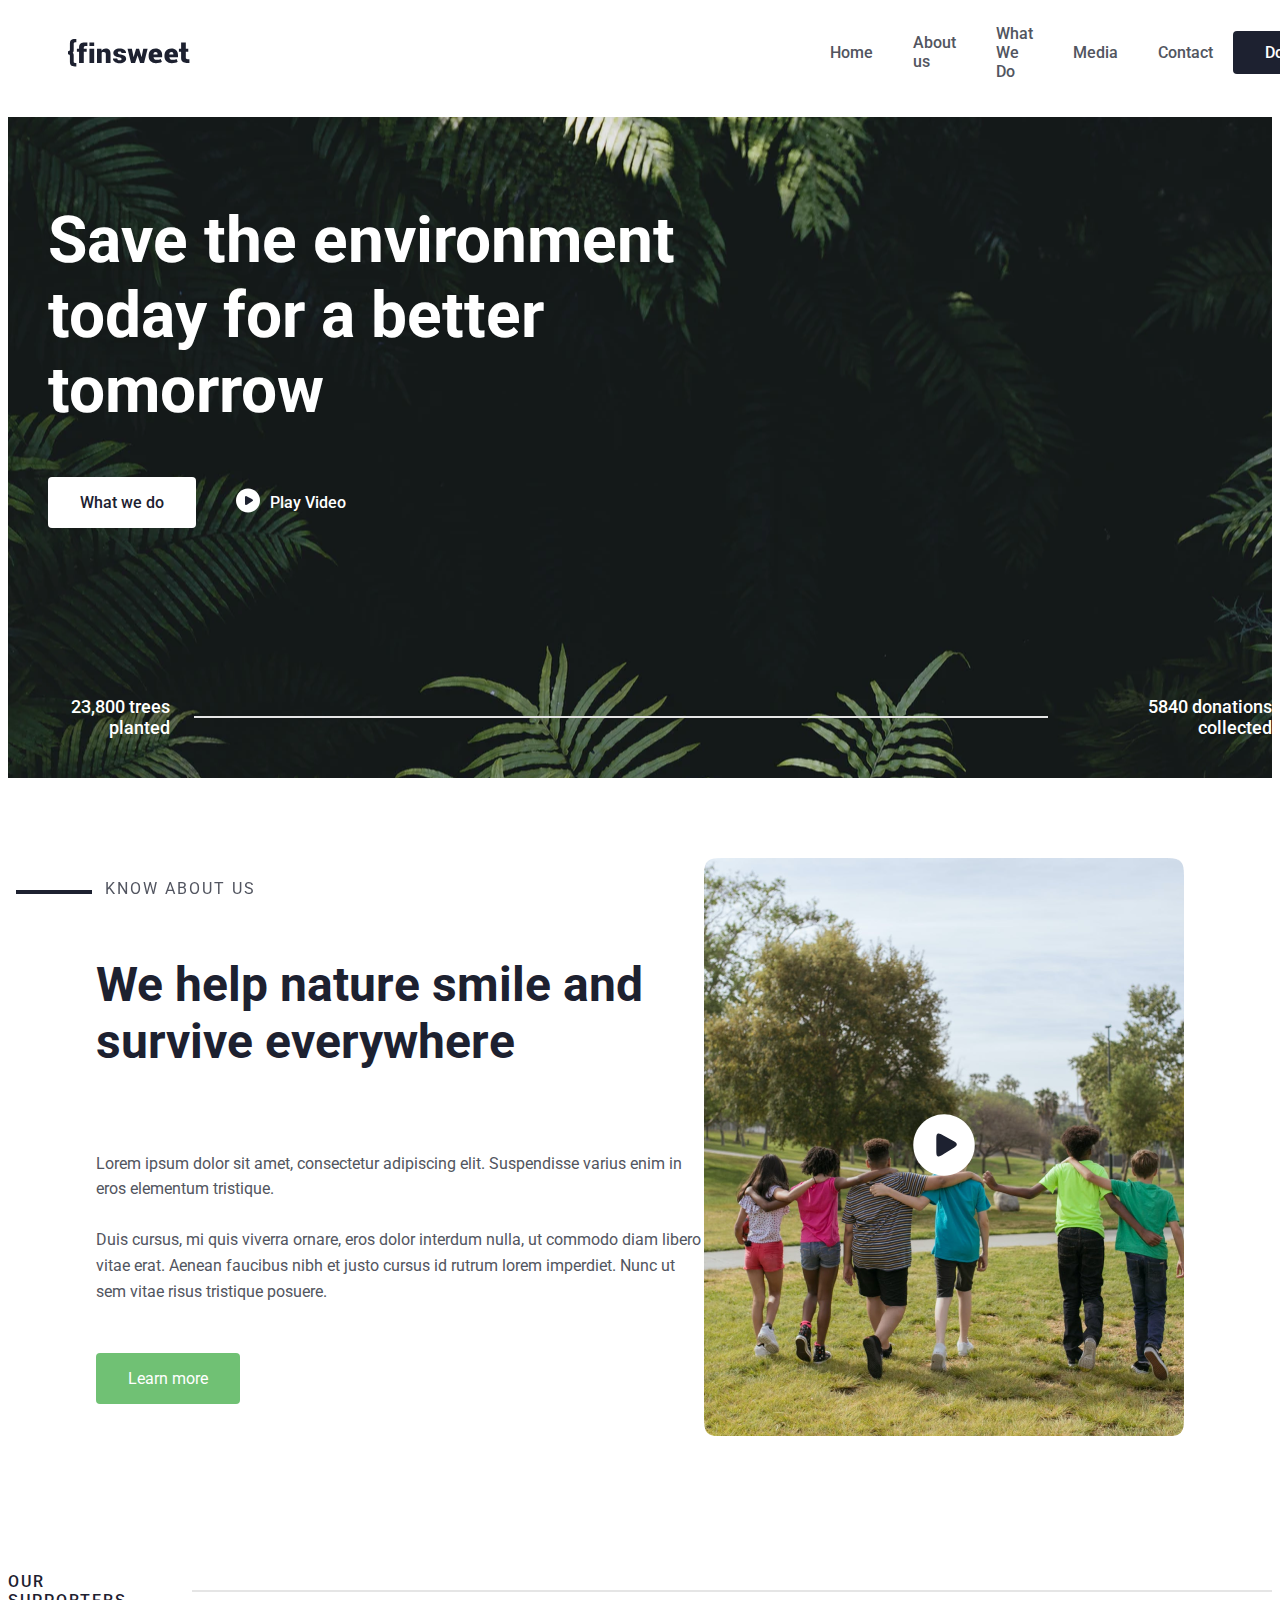
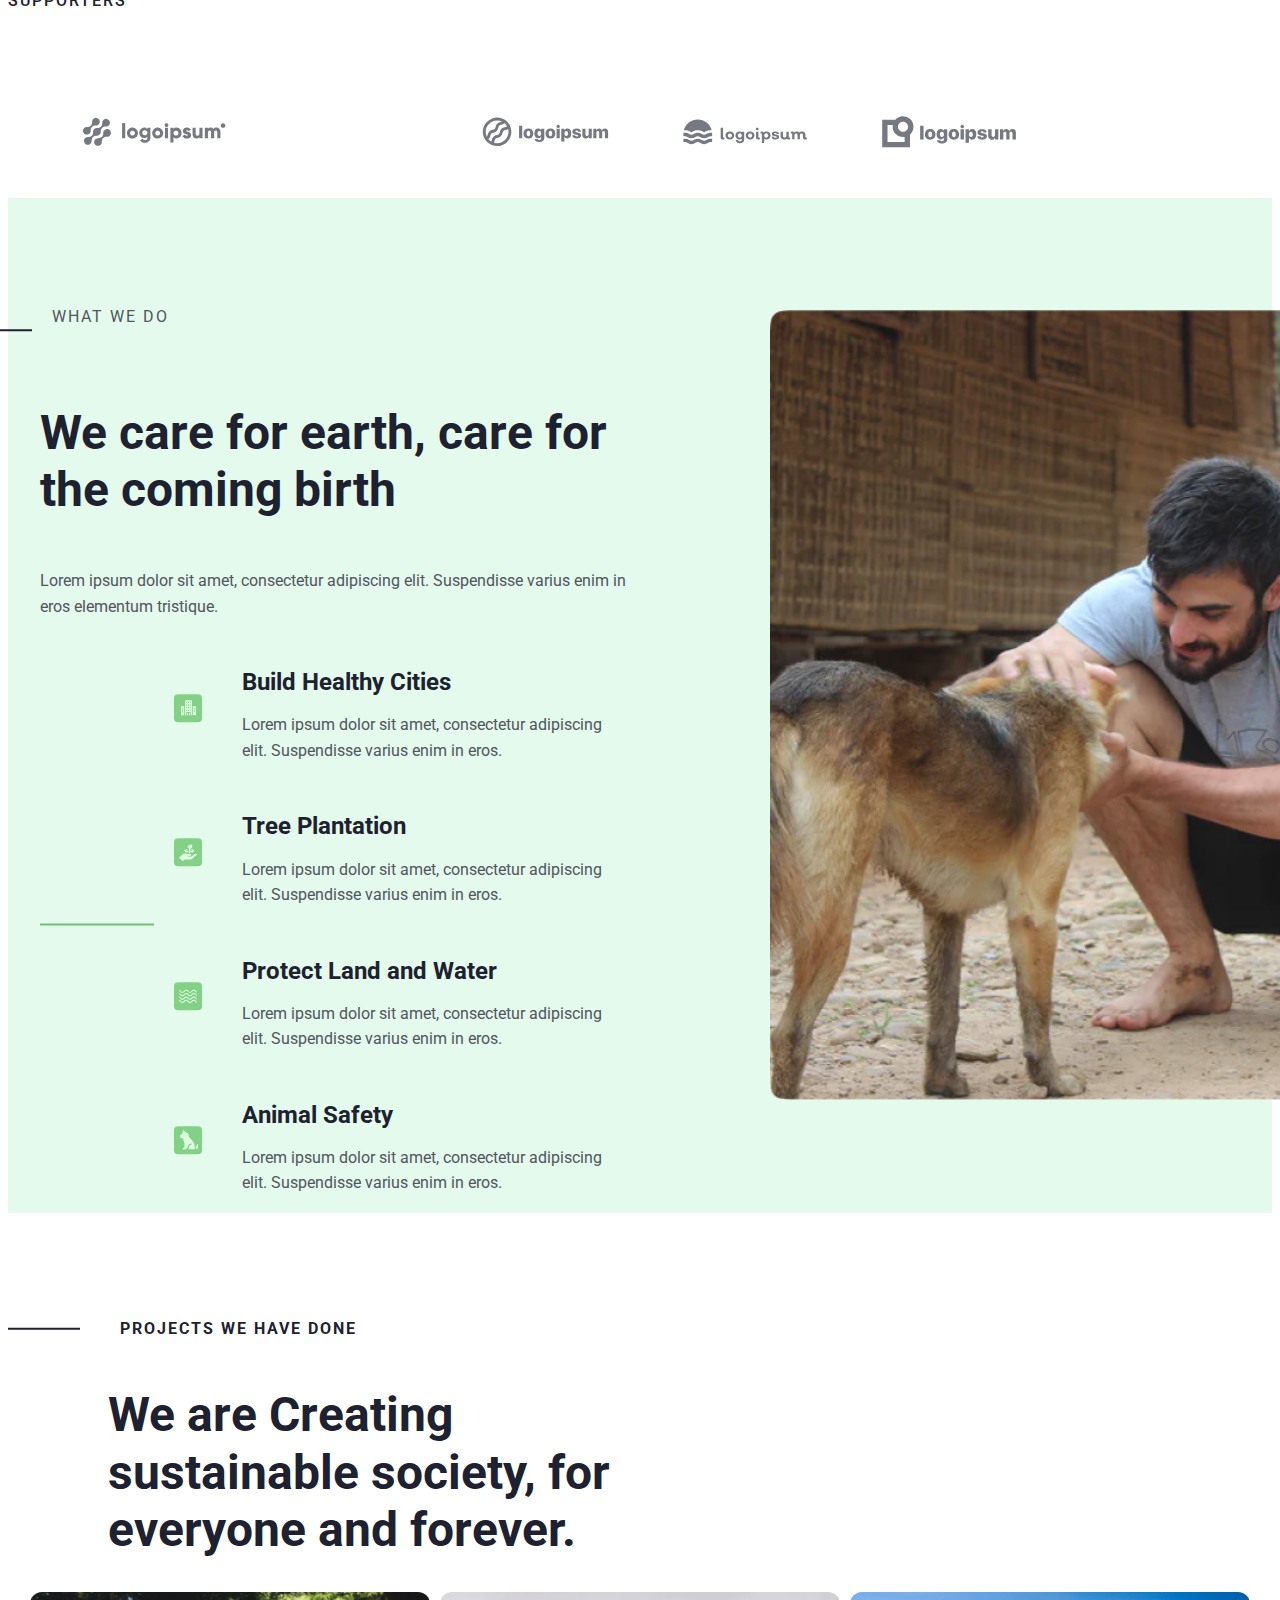
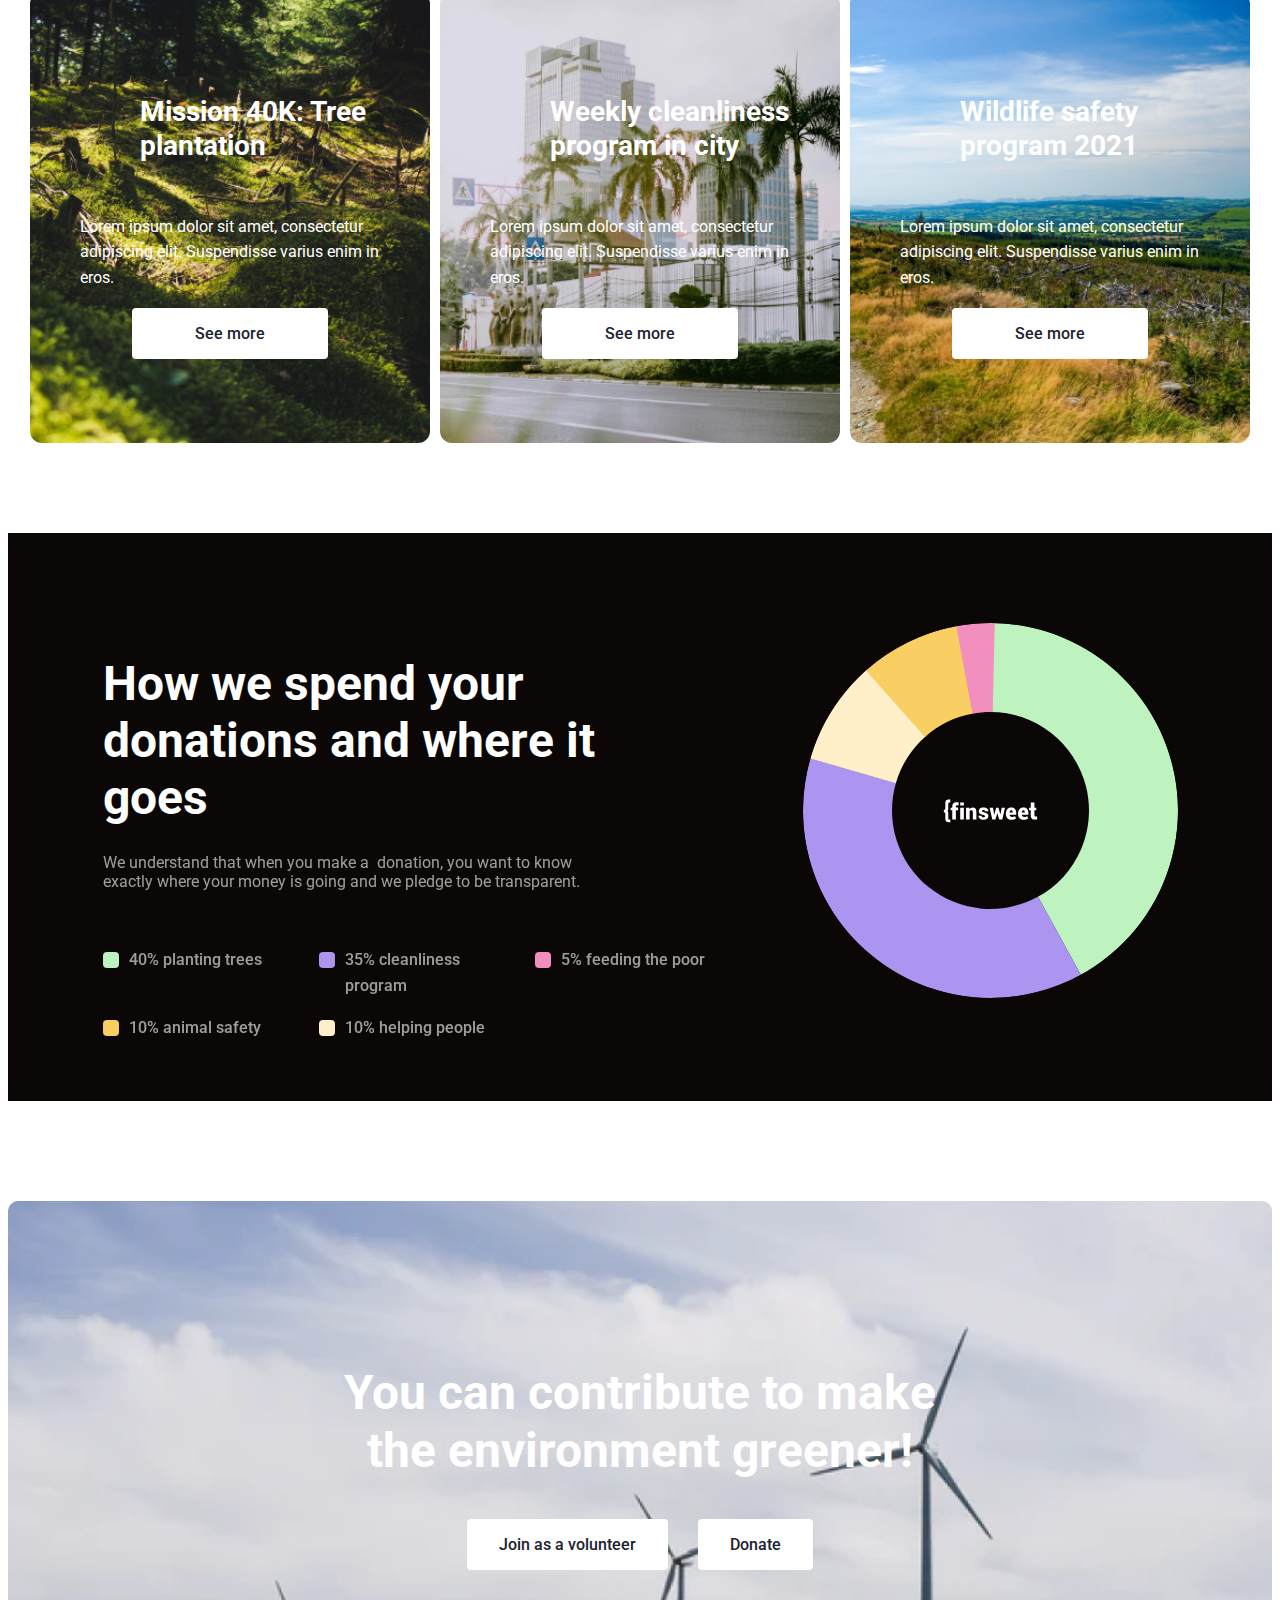
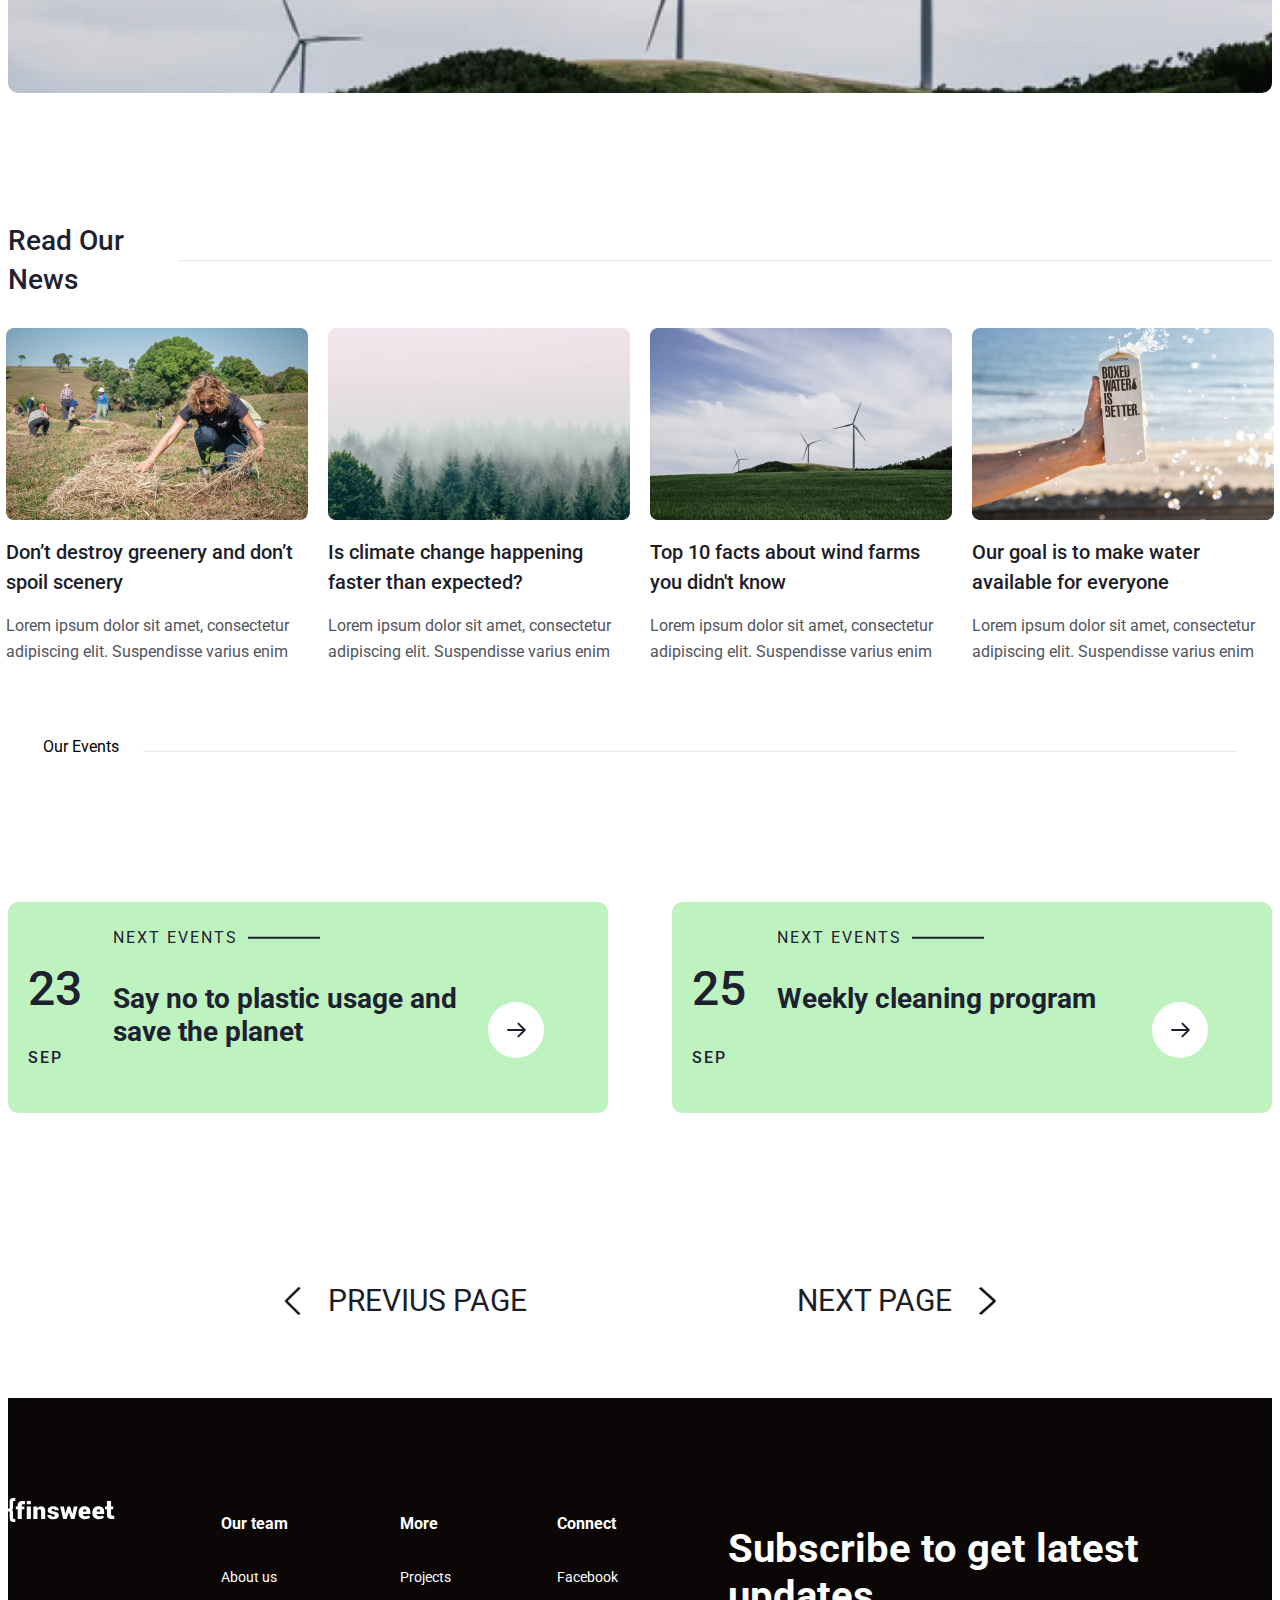
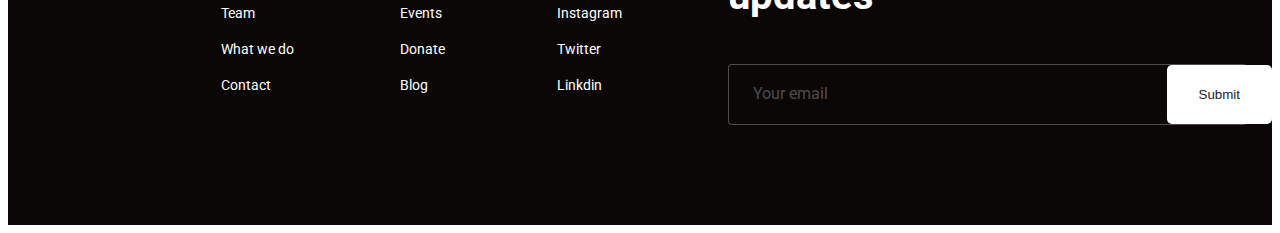
<file: index.html>
<!DOCTYPE html>
<html lang="en">
  <head>
    <meta charset="UTF-8" />
    <meta http-equiv="X-UA-Compatible" content="IE=edge" />
    <meta name="viewport" content="width=device-width, initial-scale=1.0" />
    <title>team homework</title>
    <link rel="stylesheet" href="./css/index.css" />
  </head>
  <body>
    <header>
      <div class="navbar at">
        <img src="./images/Shape.svg" alt="logo" />
        <img id="hamb" src="./images/hamburger" alt="" />
        <div class="nav at">
          <ul>
            <a href="./index.html">Home</a>
            <a href="./aboutas.html">About us</a>
            <a href="./whatwe.html">What We Do</a>
            <a href="#">Media</a>
            <a href="./contact.html">Contact</a>
          </ul>
          <a id="donate-at" href="./donet.html">Donate</a>
        </div>
      </div>
    </header>
    <div class="home">
      <div class="container">
        <div class="save-at">
          <h1>Save the environment today for a better tomorrow</h1>
          <div class="what-at">
            <a id="what" href="#">What we do</a>
            <div class="video-at">
              <a href="#"><img src="./images/Play icon.svg" alt="" /></a>
              <p>Play Video</p>
            </div>
          </div>
        </div>
        <div class="grow">
          <p>23,800 trees planted</p>
          <div class="div"></div>
          <p>5840 donations collected</p>
        </div>
      </div>
    </div>
    <section>
      <div class="container">
        <div class="help">
          <div class="helpleft">
            <div class="know">
              <div class="line"></div>
              <p>Know About us</p>
            </div>
            <h1>We help nature smile and survive everywhere</h1>
            <p>
              Lorem ipsum dolor sit amet, consectetur adipiscing elit.
              Suspendisse varius enim in eros elementum tristique. <br />
              <br />
              ‍Duis cursus, mi quis viverra ornare, eros dolor interdum nulla,
              ut commodo diam libero vitae erat. Aenean faucibus nibh et justo
              cursus id rutrum lorem imperdiet. Nunc ut sem vitae risus
              tristique posuere.
            </p>
            <a href="#">Learn more</a>
          </div>
          <div class="helpright">
            <a href="#"><img src="./images/Play icon.svg" alt="" /></a>
          </div>
        </div>
        <div class="our">
          <p>our Supporters</p>
          <div id="our"></div>
        </div>
        <div class="logoipsum">
          <img src="./images/Logo.svg" alt="" />
          <img src="./images/Logo (1).svg" alt="" />
          <img src="./images/Logo (2).svg" alt="" />
          <img src="./images/Logo (3).svg" alt="" />
          <img src="./images/Logo (4).svg" alt="" />
          <img src="./images/Logo (1).svg" alt="" />
        </div>
      </div>
    </section>
    <div class="earth">
      <div class="container container-earth">
        <div class="builtleft">
          <div class="wedo">
            <img src="./images/Line.svg" alt="" />
            <p>What we do</p>
          </div>
          <h1>We care for earth, care for the coming birth</h1>
          <p>
            Lorem ipsum dolor sit amet, consectetur adipiscing elit. Suspendisse
            varius enim in eros elementum tristique.
          </p>
          <div class="builtich">
            <img src="./images/Line (1).svg" alt="" />
            <div class="healthsirt">
              <div class="helath">
                <img src="./images/Icon.svg" alt="" />
                <ul>
                  <h1>Build Healthy Cities</h1>
                  <li>
                    Lorem ipsum dolor sit amet, consectetur adipiscing elit.
                    Suspendisse varius enim in eros.
                  </li>
                </ul>
              </div>
              <div class="helath">
                <img src="./images/Icon (1).svg" alt="" />
                <ul>
                  <h1>Tree Plantation</h1>
                  <li>
                    Lorem ipsum dolor sit amet, consectetur adipiscing elit.
                    Suspendisse varius enim in eros.
                  </li>
                </ul>
              </div>
              <div class="helath">
                <img src="./images/Icon (2).svg" alt="" />
                <ul>
                  <h1>Protect Land and Water</h1>
                  <li>
                    Lorem ipsum dolor sit amet, consectetur adipiscing elit.
                    Suspendisse varius enim in eros.
                  </li>
                </ul>
              </div>
              <div class="helath">
                <img src="./images/Icon (3).svg" alt="" />
                <ul>
                  <h1>Animal Safety</h1>
                  <li>
                    Lorem ipsum dolor sit amet, consectetur adipiscing elit.
                    Suspendisse varius enim in eros.
                  </li>
                </ul>
              </div>
            </div>
          </div>
        </div>
        <img id="it" src="./images/Image.png" alt="" />
      </div>
    </div>
    <div class="container have">
      <div class="project">
        <img src="./images/Line.svg" alt="" />
        <p>Projects we have done</p>
      </div>
      <h1>We are Creating sustainable society, for everyone and forever.</h1>
      <div class="mission">
        <div class="plantation">
          <h1 id="h1">Mission 40K: Tree plantation</h1>
          <p id="p1">
            Lorem ipsum dolor sit amet, consectetur adipiscing elit. Suspendisse
            varius enim in eros.
          </p>
          <a id="see" href="#">See more</a>
        </div>
        <div class="Weekly" id="weekly">
          <h1 id="h1">Weekly cleanliness program in city</h1>
          <p id="p1">
            Lorem ipsum dolor sit amet, consectetur adipiscing elit. Suspendisse
            varius enim in eros.
          </p>
          <a id="see" href="#">See more</a>
        </div>
        <div class="Wildlife" id="wildlife">
          <h1 id="h1">Wildlife safety program 2021</h1>
          <p id="p1">
            Lorem ipsum dolor sit amet, consectetur adipiscing elit. Suspendisse
            varius enim in eros.
          </p>
          <a id="see" href="#">See more</a>
        </div>
      </div>
    </div>
    <div class="how">
      <div class="container diagrm">
        <div class="spend">
          <h1>How we spend your donations and where it goes</h1>
          <p>
            We understand that when you make a  donation, you want to know
            exactly where your money is going and we pledge to be transparent.
          </p>
          <div class="foiz">
            <div class="gold">
              <img src="./images/Rectangle 1311.svg" alt="" />
              <p>40% planting trees</p>
            </div>

            <div class="gold">
              <img src="./images/Rectangle 1311 (1).svg" alt="" />
              <p>35% cleanliness program</p>
            </div>
            <div class="gold">
              <img src="./images/Rectangle 1311 (4).svg" alt="" />
              <p>5% feeding the poor</p>
            </div>
            <div class="gold">
              <img src="./images/Rectangle 1311 (3).svg" alt="" />
              <p>10% animal safety</p>
            </div>
            <div class="gold">
              <img src="./images/Rectangle 1311 (2).svg" alt="" />
              <p>10% helping people</p>
            </div>
          </div>
        </div>
        <div class="diaggrama">
          <img src="./images/Vector.svg" alt="" />
        </div>
      </div>
    </div>
    <div class="container mak">
      <div class="make">
        <h2>You can contribute to make the environment greener!</h2>
        <div class="join">
          <a href="#">Join as a volunteer</a> <a href="#">Donate</a>
        </div>
      </div>
    </div>
    <div class="read">
      <div class="container">
        <div class="news">
          <h3>Read Our News</h3>
          <img src="./images/Line (2).svg" alt="" />
        </div>
        <div class="oram">
          <div class="dont">
            <img src="./images/Thumbnail.png" alt="" />
            <h1 id="dont">Don’t destroy greenery and don’t spoil scenery</h1>
            <p id="pp">
              Lorem ipsum dolor sit amet, consectetur adipiscing elit.
              Suspendisse varius enim
            </p>
          </div>
          <div class="dont1">
            <img src="./images/Thumbnail (1).png" alt="" />
            <h1 id="dont">Is climate change happening faster than expected?</h1>
            <p id="pp">
              Lorem ipsum dolor sit amet, consectetur adipiscing elit.
              Suspendisse varius enim
            </p>
          </div>
          <div class="dont2">
            <img src="./images/Thumbnail (2).png" alt="" />
            <h1 id="dont">Top 10 facts about wind farms you didn't know</h1>
            <p id="pp">
              Lorem ipsum dolor sit amet, consectetur adipiscing elit.
              Suspendisse varius enim
            </p>
          </div>
          <div class="dont3">
            <img src="./images/Thumbnail (3).png" alt="" />
            <h1 id="dont">Our goal is to make water available for everyone</h1>
            <p id="pp">
              Lorem ipsum dolor sit amet, consectetur adipiscing elit.
              Suspendisse varius enim
            </p>
          </div>
        </div>
        <div class="event">
          <p>Our Events</p>
          <img src="./images/Line (2).svg" alt="" />
        </div>
        <div class="sep">
          <div class="sepleft">
            <p id="sepat">
              23
              <span>Sep</span>
            </p>
            <div class="next">
              <div class="nextic">
                <p>Next Events</p>
                <img src="./images/Line.svg" alt="" />
              </div>
              <h1>Say no to plastic usage and save the planet</h1>
            </div>
            <a href="#"><img src="./images/Arrow.svg" alt="" /></a>
          </div>
          <div class="sepleft">
            <p id="sepat">
              25
              <span>Sep</span>
            </p>
            <div class="next">
              <div class="nextic">
                <p>Next Events</p>
                <img src="./images/Line.svg" alt="" />
              </div>
              <h1>Weekly cleaning program</h1>
            </div>
            <a href="#"><img src="./images/Arrow.svg" alt="" /></a>
          </div>
        </div>
      </div>
    </div>
    <div class="otish">
      <div class="container otmoq">
        <a href="./index.html"
          ><img src="./images/chappage.png" alt="logo" />Previus page</a
        >
        <a id="ong" href="./aboutas.html">
          Next page<img src="./images/ongpage" alt=""
        /></a>
      </div>
    </div>
    <footer>
      <div class="container futer">
        <img src="./images/shape1.svg" alt="logo" />
        <div class="futer-1">
          <h3>Our team</h3>
          <a href="./aboutas.html">About us</a>
          <a href="#">Team</a>
          <a href="./whatwe.html">What we do</a>
          <a href="https://t.me/ravshanov_2211">Contact</a>
        </div>
        <div class="futer-1">
          <h3>More</h3>
          <a href="">Projects</a>
          <a href="#">Events</a>
          <a href="">Donate</a>
          <a href="https://t.me/ravshanov_2211">Blog</a>
        </div>
        <div class="futer-1">
          <h3>Connect</h3>
          <a
            href="https://www.facebook.com/profile.php?id=100091589356872&mibextid=ZbWKwL"
            >Facebook</a
          >
          <a href="https://instagram.com/tta030802?igshid=Y2M0YTlkZGNmOQ=="
            >Instagram</a
          >
          <a href="https://twitter.com/">Twitter</a>
          <a href="https://www.linkedin.com/in/abbosxonov-to-lanboy-636183267"
            >Linkdin
          </a>
        </div>
        <div class="updateat">
          <h1>Subscribe to get latest updates</h1>
          <div class="btn">
            <input
              type="email"
              name="email"
              id="email"
              placeholder="Your email"
            />
            <input
              type="submit"
              name="Subscribe"
              id="submit"
              placeholder="Subscribe"
            />
          </div>
        </div>
      </div>
    </footer>
  </body>
</html>
</file>
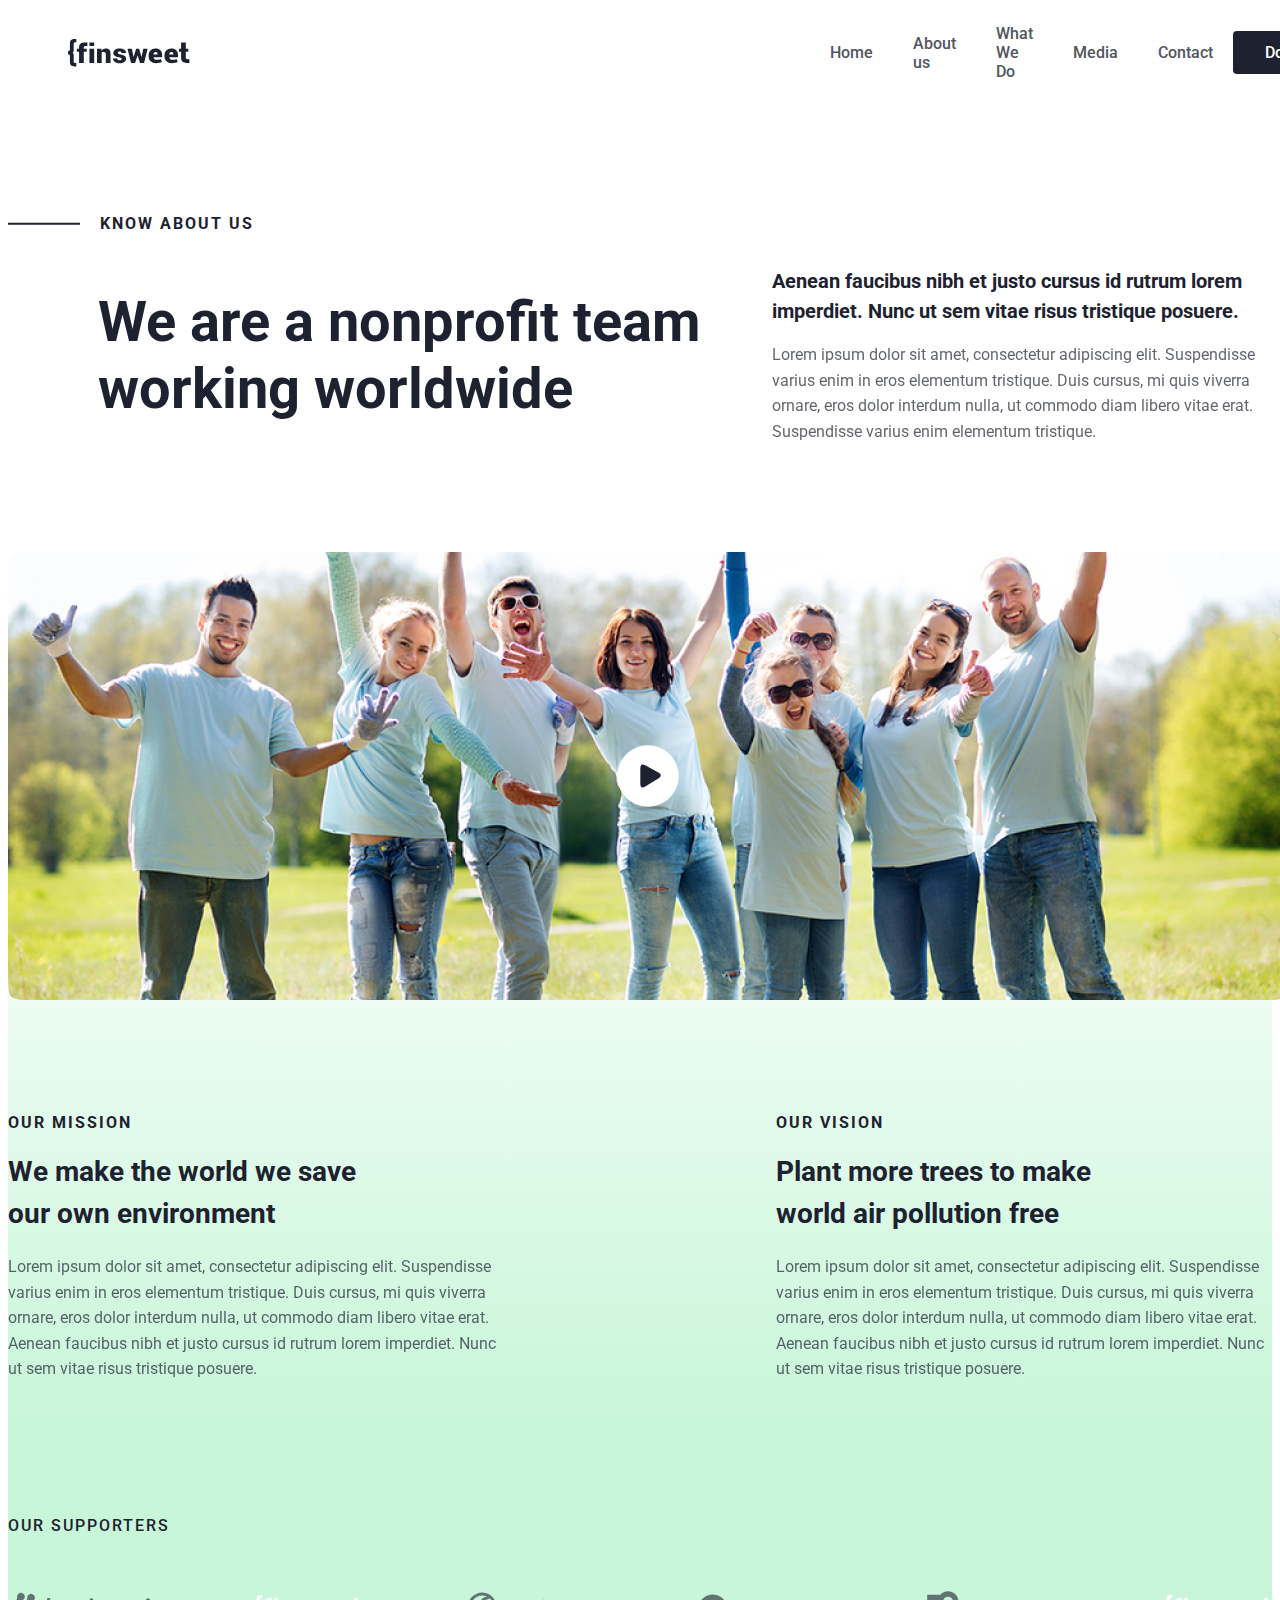
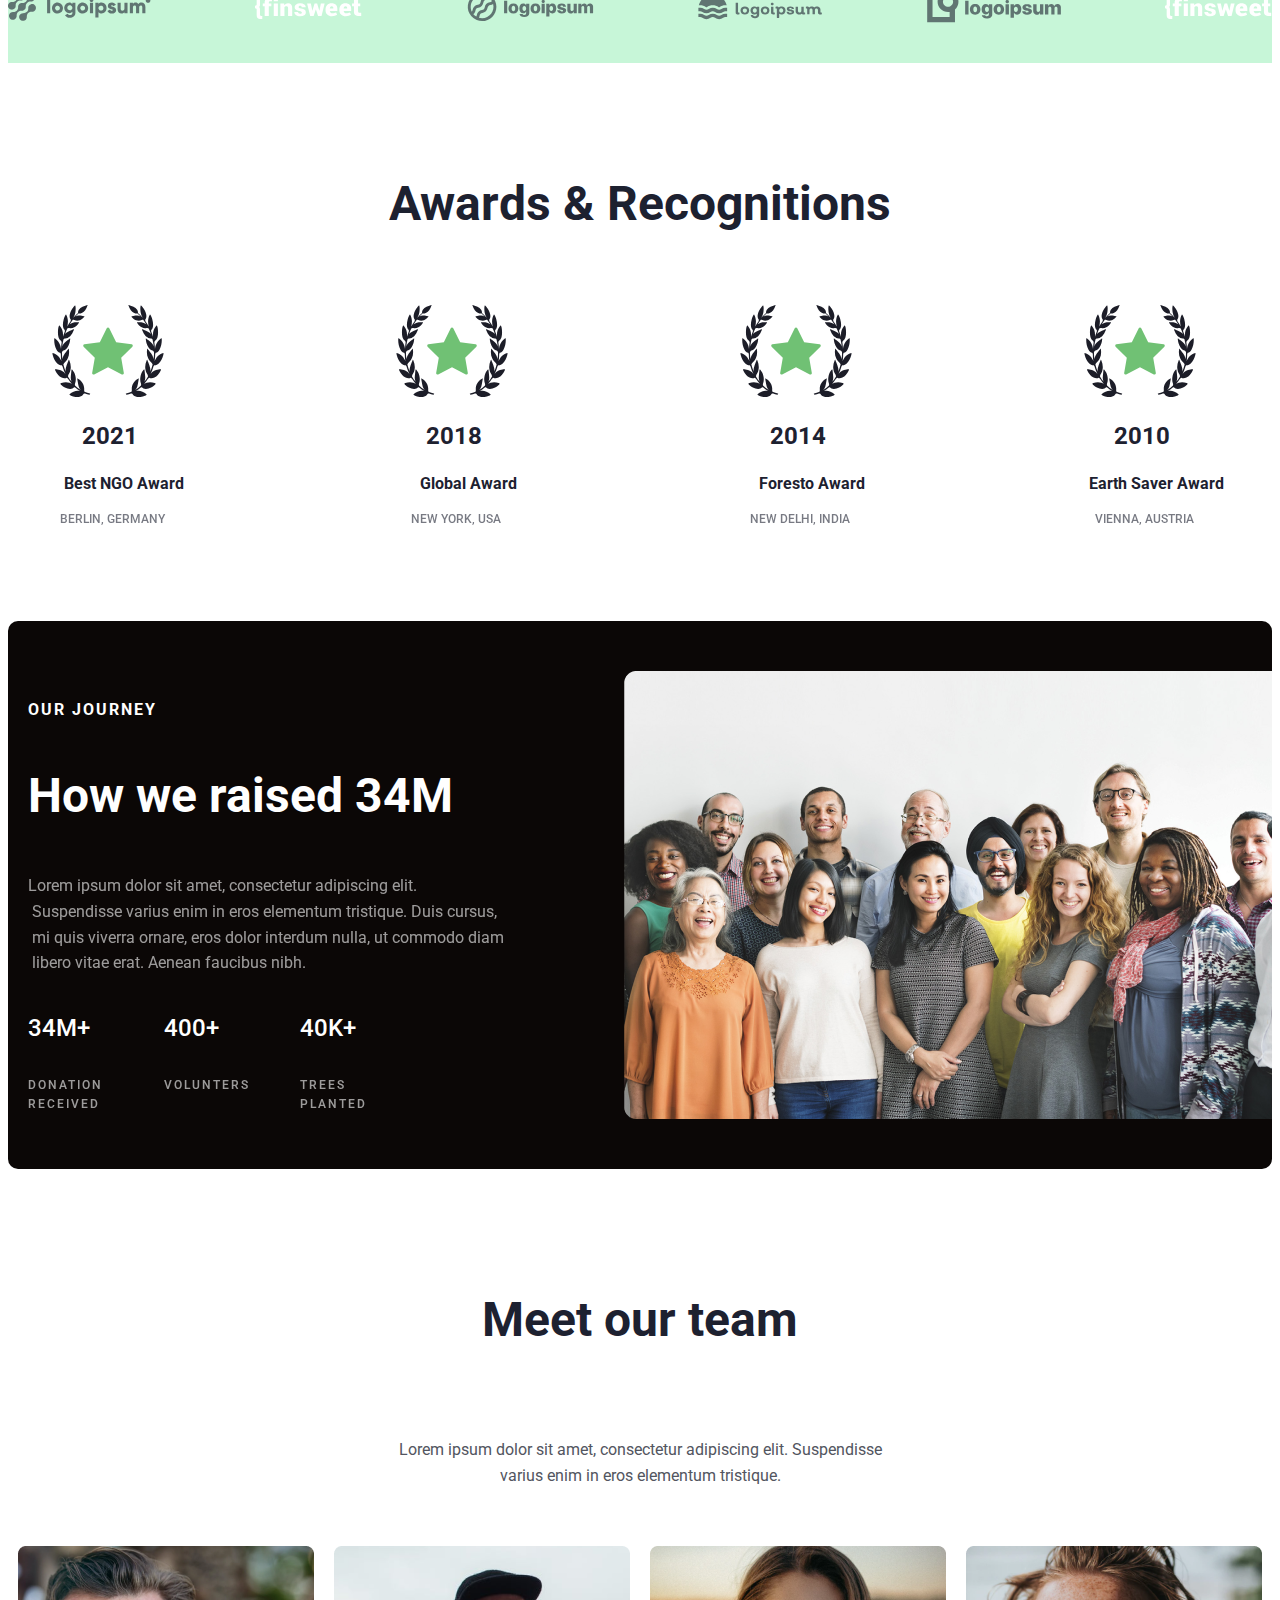
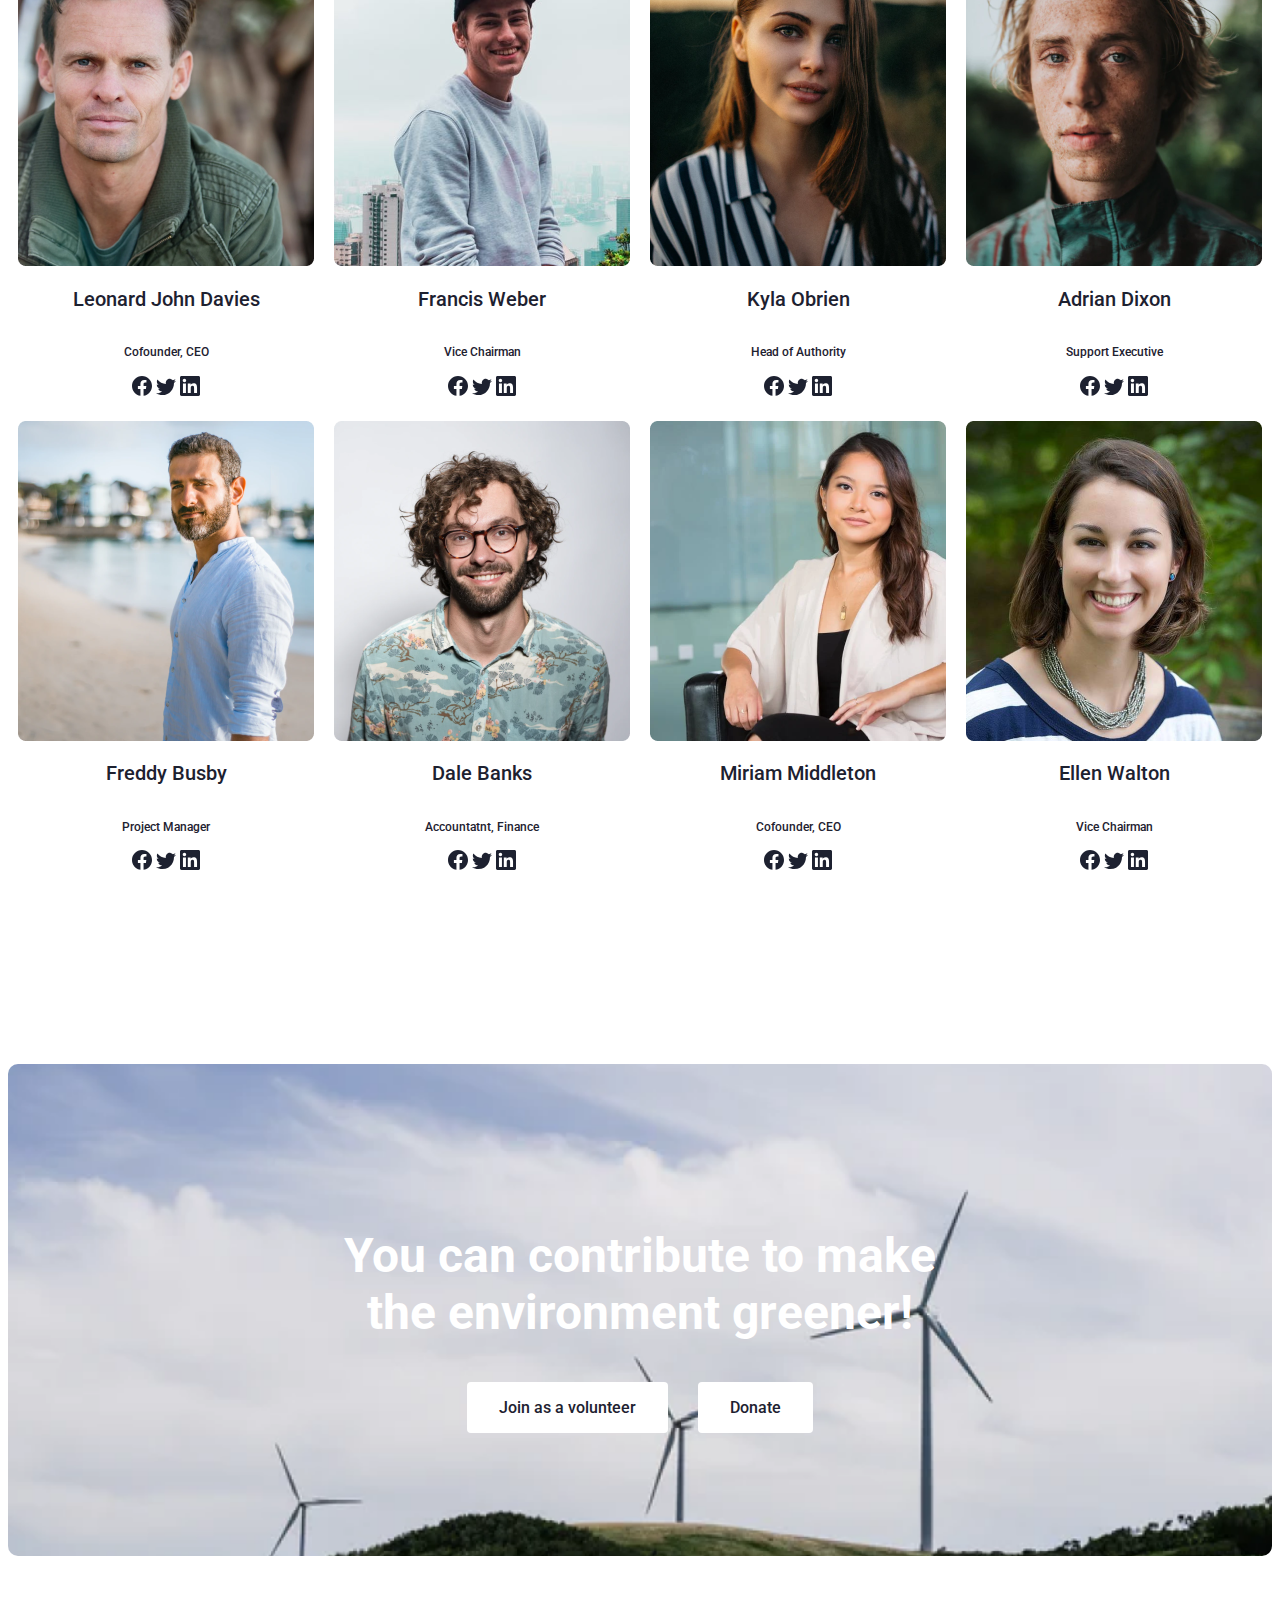
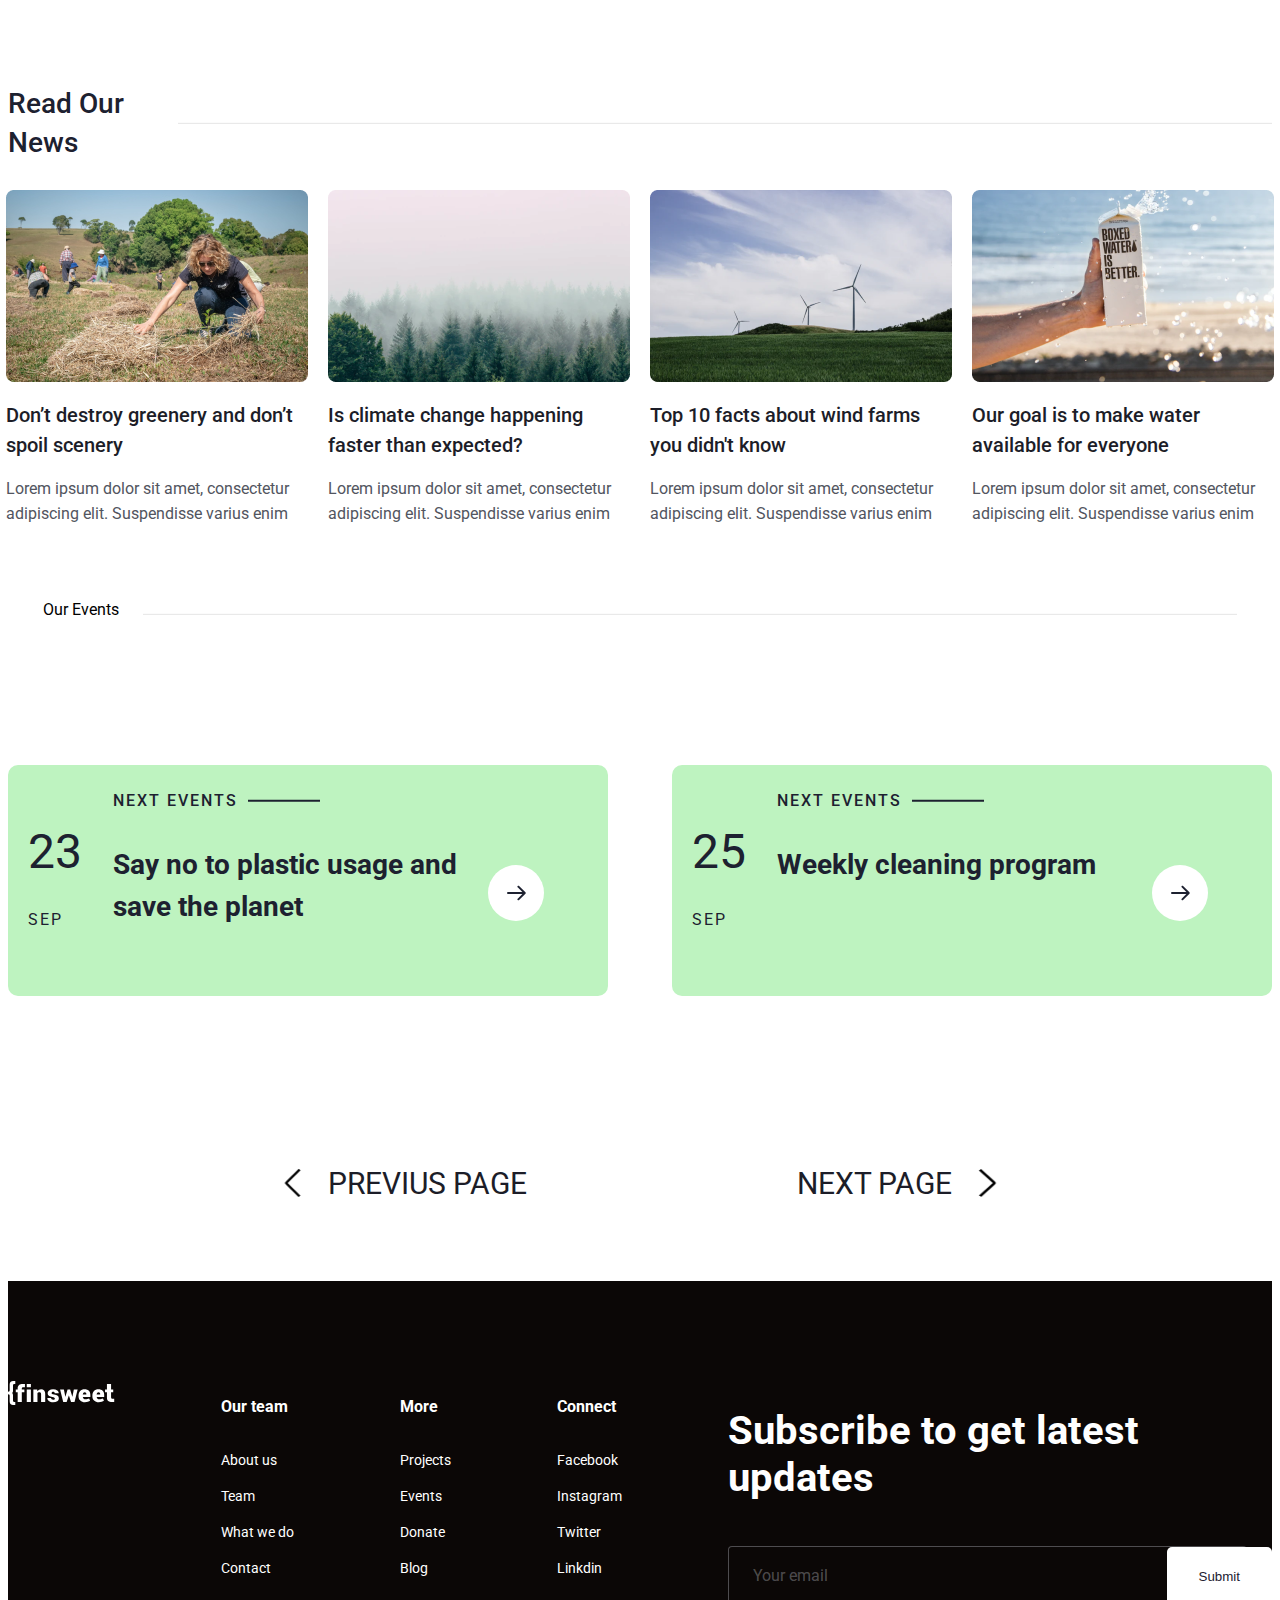
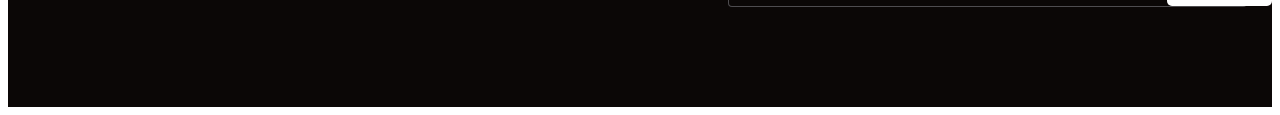
<file: aboutas.html>
<!DOCTYPE html>
<html lang="en">
  <head>
    <meta charset="UTF-8" />
    <meta http-equiv="X-UA-Compatible" content="IE=edge" />
    <meta name="viewport" content="width=device-width, initial-scale=1.0" />
    <title>about page</title>
    <link rel="stylesheet" href="./css/aboutas.css" />
  </head>
  <body>
    <div class="header">
      <div class="navbar at">
        <img src="./images/Shape.svg" alt="logo" />
        <div class="nav at">
          <ul>
            <a href="./index.html">Home</a>
            <a href="./aboutas.html">About us</a>
            <a href="./whatwe.html">What We Do</a>
            <a href="#">Media</a>
            <a href="#">Contact</a>
          </ul>
          <a id="donate-at" href="#">Donate</a>
        </div>
      </div>
    </div>
    <div class="container">
      <div class="home-at">
        <div class="us">
          <img src="./images/Line.svg" alt="" />
          <p>Know about us</p>
        </div>
        <div class="work">
          <h1>We are a nonprofit team working worldwide</h1>
          <div class="anean">
            <h2>
              Aenean faucibus nibh et justo cursus id rutrum lorem imperdiet.
              Nunc ut sem vitae risus tristique posuere.
            </h2>
            <p>
              Lorem ipsum dolor sit amet, consectetur adipiscing elit.
              Suspendisse varius enim in eros elementum tristique. Duis cursus,
              mi quis viverra ornare, eros dolor interdum nulla, ut commodo diam
              libero vitae erat. Suspendisse varius enim elementum tristique.
            </p>
          </div>
        </div>
      </div>
    </div>
    <div class="section">
      <div class="container">
        <div class="dost"><img src="./images/Play icon.svg" alt="rasm" /></div>
        <div class="vision">
          <div class="wijn">
            <h2>our mission</h2>
            <h1>We make the world we save our own environment</h1>
            <p>
              Lorem ipsum dolor sit amet, consectetur adipiscing elit.
              Suspendisse varius enim in eros elementum tristique. Duis cursus,
              mi quis viverra ornare, eros dolor interdum nulla, ut commodo diam
              libero vitae erat. Aenean faucibus nibh et justo cursus id rutrum
              lorem imperdiet. Nunc ut sem vitae risus tristique posuere.
            </p>
          </div>
          <div class="wijn">
            <h2>our Vision</h2>
            <h1>Plant more trees to make world air pollution free</h1>
            <p>
              Lorem ipsum dolor sit amet, consectetur adipiscing elit.
              Suspendisse varius enim in eros elementum tristique. Duis cursus,
              mi quis viverra ornare, eros dolor interdum nulla, ut commodo diam
              libero vitae erat. Aenean faucibus nibh et justo cursus id rutrum
              lorem imperdiet. Nunc ut sem vitae risus tristique posuere.
            </p>
          </div>
        </div>
        <div class="supprt"><p>our Supporters</p></div>
        <div class="log">
          <img src="./images/Logo.svg" alt="" />
          <img src="./images/Logo (1).svg" alt="" />
          <img src="./images/Logo (2).svg" alt="" />
          <img src="./images/Logo (3).svg" alt="" />
          <img src="./images/Logo (4).svg" alt="" />
          <img src="./images/Logo (1).svg" alt="" />
        </div>
      </div>
    </div>
    <div class="avard">
      <div class="container">
        <div class="award">
          <h1>Awards & Recognitions</h1>
          <div class="best">
            <div class="best1">
              <img src="./images/Award badge.svg" alt="" />
              <h1>2021</h1>
              <h2>Best NGO Award</h2>
              <p>Berlin, Germany</p>
            </div>
            <div class="best1">
              <img src="./images/Award badge.svg" alt="" />
              <h1>2018</h1>
              <h2>Global Award</h2>
              <p>New York, USA</p>
            </div>
            <div class="best1">
              <img src="./images/Award badge.svg" alt="" />
              <h1>2014</h1>
              <h2>Foresto Award</h2>
              <p>New Delhi, India</p>
            </div>
            <div class="best1">
              <img src="./images/Award badge.svg" alt="" />
              <h1>2010</h1>
              <h2>Earth Saver Award</h2>
              <p>Vienna, Austria</p>
            </div>
          </div>
        </div>
      </div>
    </div>
    <div class="container">
      <div class="jrnay">
        <div class="journay">
          <p>OUR JOURNEY</p>
          <h1>How we raised 34M</h1>
          <pre>
Lorem ipsum dolor sit amet, consectetur adipiscing elit. <br> Suspendisse varius enim in eros elementum tristique. Duis cursus, <br> mi quis viverra ornare, eros dolor interdum nulla, ut commodo diam <br> libero vitae erat. Aenean faucibus nibh.</pre>
          <div class="tree">
            <div class="tres">
              <h1 id="tres">34M+</h1>
              <p id="pt">Donation Received</p>
            </div>
            <div class="tres">
              <h1 id="tres">400+</h1>
              <p id="pt">Volunters</p>
            </div>
            <div class="tres">
              <h1 id="tres">40K+</h1>
              <p id="pt">Trees planted</p>
            </div>
          </div>
        </div>
        <img src="./images/journay.png" alt="" />
      </div>
    </div>
    <div class="container">
      <div class="team">
        <h1>Meet our team</h1>
        <p>
          Lorem ipsum dolor sit amet, consectetur adipiscing elit. Suspendisse
          varius enim in eros elementum tristique.
        </p>
        <div class="myteam">
          <div class="frans">
            <img src="./images/team.png" alt="rasm" />
            <h2>Leonard John Davies</h2>
            <pre>Cofounder, CEO</pre>
            <div class="franslogo">
              <img src="./images/facebook/Facebook/Vector.svg" alt="" />
              <img src="./images/twitter/Twitter/Vector.svg" alt="" />
              <img src="./images/linkden/LinkedIn/Vector.svg" alt="" />
            </div>
          </div>
          <div class="frans">
            <img src="./images/team1.png" alt="rasm" />
            <h2>Francis Weber</h2>
            <pre>Vice Chairman</pre>
            <div class="franslogo">
              <img src="./images/facebook/Facebook/Vector.svg" alt="" />
              <img src="./images/twitter/Twitter/Vector.svg" alt="" />
              <img src="./images/linkden/LinkedIn/Vector.svg" alt="" />
            </div>
          </div>
          <div class="frans">
            <img src="./images/team3.png" alt="rasm" />
            <h2>Kyla Obrien</h2>
            <pre>Head of Authority</pre>
            <div class="franslogo">
              <img src="./images/facebook/Facebook/Vector.svg" alt="" />
              <img src="./images/twitter/Twitter/Vector.svg" alt="" />
              <img src="./images/linkden/LinkedIn/Vector.svg" alt="" />
            </div>
          </div>
          <div class="frans">
            <img src="./images/team4.png" alt="rasm" />
            <h2>Adrian Dixon</h2>
            <pre>Support Executive</pre>
            <div class="franslogo">
              <img src="./images/facebook/Facebook/Vector.svg" alt="" />
              <img src="./images/twitter/Twitter/Vector.svg" alt="" />
              <img src="./images/linkden/LinkedIn/Vector.svg" alt="" />
            </div>
          </div>
          <div class="frans">
            <img src="./images/team5.png" alt="rasm" />
            <h2>Freddy Busby</h2>
            <pre>Project Manager</pre>
            <div class="franslogo">
              <img src="./images/facebook/Facebook/Vector.svg" alt="" />
              <img src="./images/twitter/Twitter/Vector.svg" alt="" />
              <img src="./images/linkden/LinkedIn/Vector.svg" alt="" />
            </div>
          </div>
          <div class="frans">
            <img src="./images/team6.png" alt="rasm" />
            <h2>Dale Banks</h2>
            <pre>Accountatnt, Finance</pre>
            <div class="franslogo">
              <img src="./images/facebook/Facebook/Vector.svg" alt="" />
              <img src="./images/twitter/Twitter/Vector.svg" alt="" />
              <img src="./images/linkden/LinkedIn/Vector.svg" alt="" />
            </div>
          </div>
          <div class="frans">
            <img src="./images/team7.png" alt="rasm" />
            <h2>Miriam Middleton</h2>
            <pre>Cofounder, CEO</pre>
            <div class="franslogo">
              <img src="./images/facebook/Facebook/Vector.svg" alt="" />
              <img src="./images/twitter/Twitter/Vector.svg" alt="" />
              <img src="./images/linkden/LinkedIn/Vector.svg" alt="" />
            </div>
          </div>
          <div class="frans">
            <img src="./images/team8.png" alt="rasm" />
            <h2>Ellen Walton</h2>
            <pre>Vice Chairman</pre>
            <div class="franslogo">
              <img src="./images/facebook/Facebook/Vector.svg" alt="" />
              <img src="./images/twitter/Twitter/Vector.svg" alt="" />
              <img src="./images/linkden/LinkedIn/Vector.svg" alt="" />
            </div>
          </div>
        </div>
      </div>
    </div>
    <div class="container mak">
      <div class="make">
        <h2>You can contribute to make the environment greener!</h2>
        <div class="join">
          <a href="#">Join as a volunteer</a> <a href="#">Donate</a>
        </div>
      </div>
    </div>
    <div class="read">
      <div class="container">
        <div class="news">
          <h3>Read Our News</h3>
          <img src="./images/Line (2).svg" alt="" />
        </div>
        <div class="oram">
          <div class="dont">
            <img src="./images/Thumbnail.png" alt="" />
            <h1 id="dont">Don’t destroy greenery and don’t spoil scenery</h1>
            <p id="pp">
              Lorem ipsum dolor sit amet, consectetur adipiscing elit.
              Suspendisse varius enim
            </p>
          </div>
          <div class="dont1">
            <img src="./images/Thumbnail (1).png" alt="" />
            <h1 id="dont">Is climate change happening faster than expected?</h1>
            <p id="pp">
              Lorem ipsum dolor sit amet, consectetur adipiscing elit.
              Suspendisse varius enim
            </p>
          </div>
          <div class="dont2">
            <img src="./images/Thumbnail (2).png" alt="" />
            <h1 id="dont">Top 10 facts about wind farms you didn't know</h1>
            <p id="pp">
              Lorem ipsum dolor sit amet, consectetur adipiscing elit.
              Suspendisse varius enim
            </p>
          </div>
          <div class="dont3">
            <img src="./images/Thumbnail (3).png" alt="" />
            <h1 id="dont">Our goal is to make water available for everyone</h1>
            <p id="pp">
              Lorem ipsum dolor sit amet, consectetur adipiscing elit.
              Suspendisse varius enim
            </p>
          </div>
        </div>
        <div class="event">
          <p>Our Events</p>
          <img src="./images/Line (2).svg" alt="" />
        </div>
        <div class="sep">
          <div class="sepleft">
            <p id="sepat">
              23
              <span>Sep</span>
            </p>
            <div class="next">
              <div class="nextic">
                <p>Next Events</p>
                <img src="./images/Line.svg" alt="" />
              </div>
              <h1>Say no to plastic usage and save the planet</h1>
            </div>
            <a href="#"><img src="./images/Arrow.svg" alt="" /></a>
          </div>
          <div class="sepleft">
            <p id="sepat">
              25
              <span>Sep</span>
            </p>
            <div class="next">
              <div class="nextic">
                <p>Next Events</p>
                <img src="./images/Line.svg" alt="" />
              </div>
              <h1>Weekly cleaning program</h1>
            </div>
            <a href="#"><img src="./images/Arrow.svg" alt="" /></a>
          </div>
        </div>
      </div>
    </div>
    <div class="otish">
      <div class="container otmoq">
        <a href="./index.html"
          ><img src="./images/chappage.png" alt="logo" />Previus page</a
        >
        <a id="ong" href="./aboutas.html">
          Next page<img src="./images/ongpage" alt=""
        /></a>
      </div>
    </div>
    <footer>
      <div class="container futer">
        <img src="./images/shape1.svg" alt="logo" />
        <div class="futer-1">
          <h3>Our team</h3>
          <a href="./aboutas.html">About us</a>
          <a href="#">Team</a>
          <a href="./whatwe.html">What we do</a>
          <a href="https://t.me/ravshanov_2211">Contact</a>
        </div>
        <div class="futer-1">
          <h3>More</h3>
          <a href="">Projects</a>
          <a href="#">Events</a>
          <a href="">Donate</a>
          <a href="https://t.me/ravshanov_2211">Blog</a>
        </div>
        <div class="futer-1">
          <h3>Connect</h3>
          <a
            href="https://www.facebook.com/profile.php?id=100091589356872&mibextid=ZbWKwL"
            >Facebook</a
          >
          <a href="https://instagram.com/tta030802?igshid=Y2M0YTlkZGNmOQ=="
            >Instagram</a
          >
          <a href="https://twitter.com/">Twitter</a>
          <a href="https://www.linkedin.com/in/abbosxonov-to-lanboy-636183267"
            >Linkdin
          </a>
        </div>
        <div class="updateat">
          <h1>Subscribe to get latest updates</h1>
          <div class="btn">
            <input
              type="email"
              name="email"
              id="email"
              placeholder="Your email"
            />
            <input
              type="submit"
              name="Subscribe"
              id="submit"
              placeholder="Subscribe"
            />
          </div>
        </div>
      </div>
    </footer>
  </body>
</html>
</file>
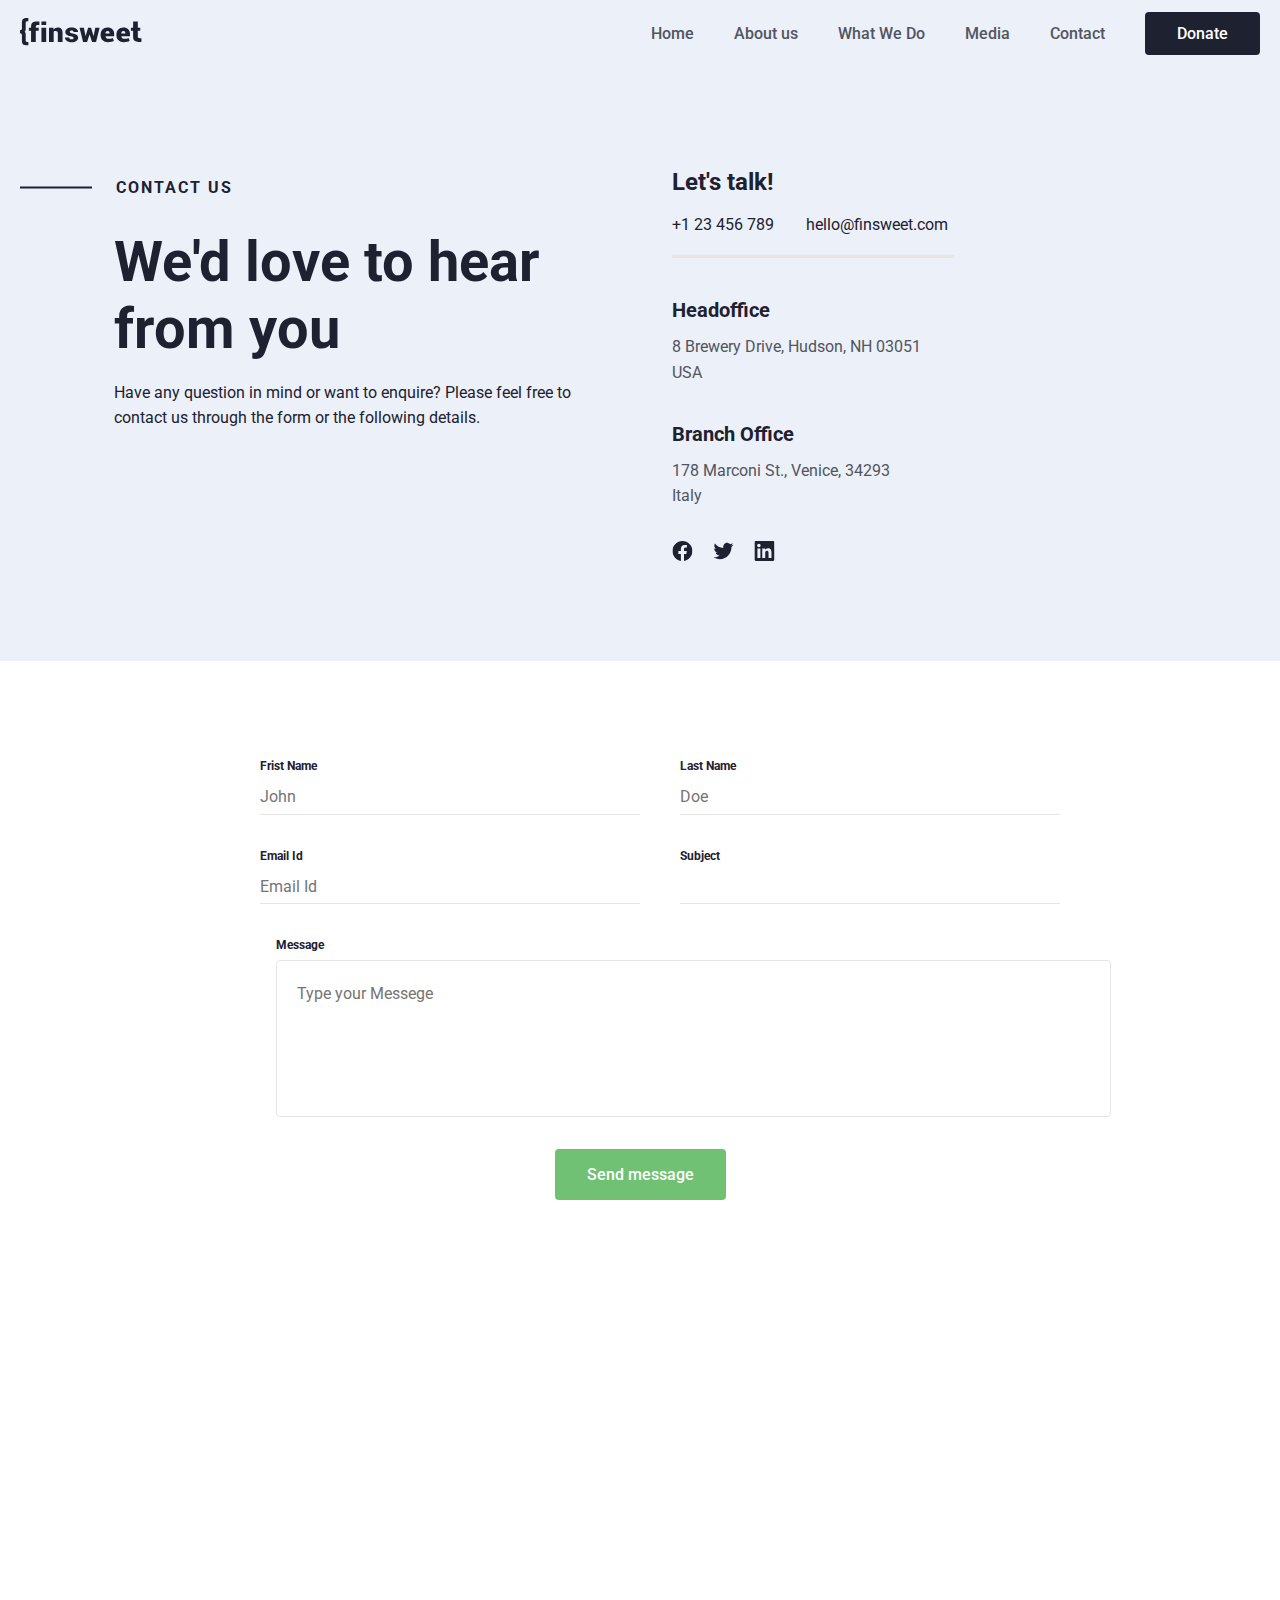
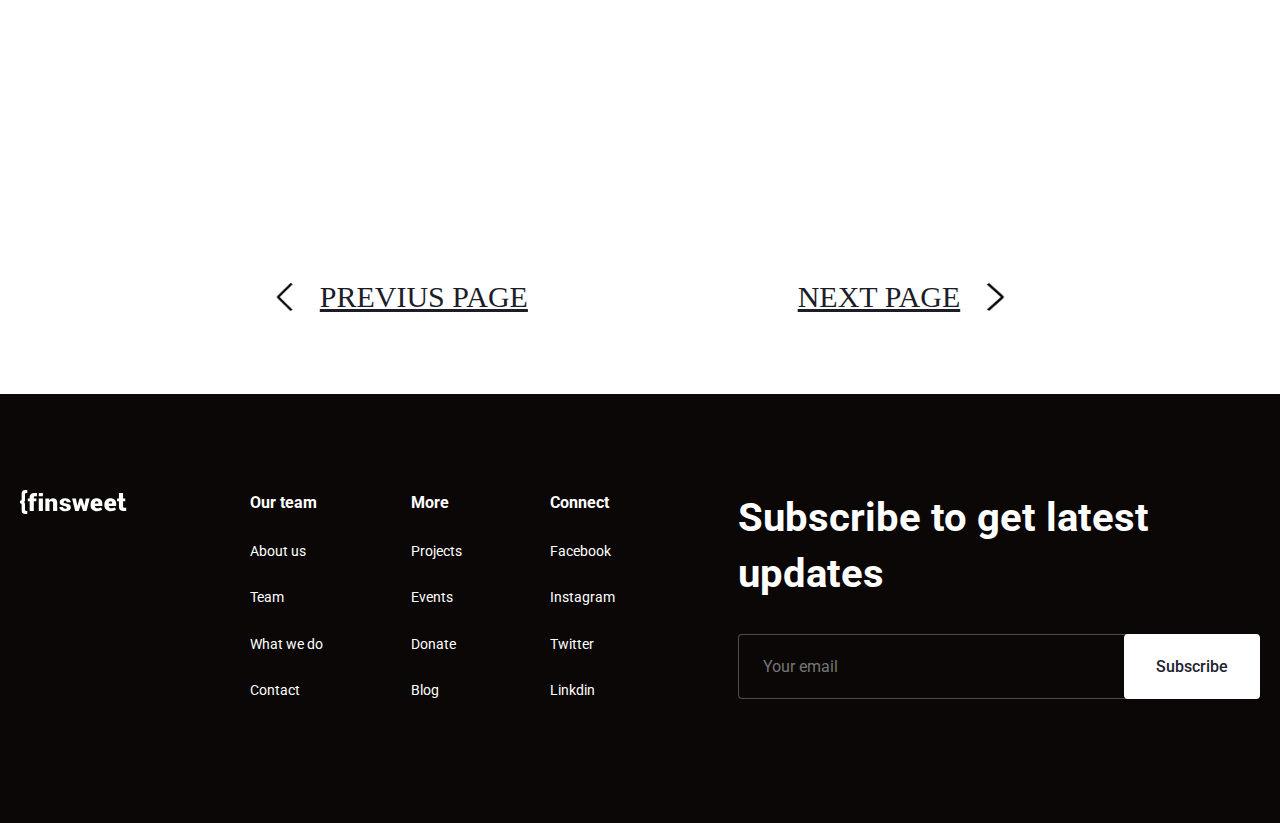
<file: contact.html>
<!DOCTYPE html>
<html lang="en">
<head>
    <meta charset="UTF-8">
    <meta http-equiv="X-UA-Compatible" content="IE=edge">
    <meta name="viewport" content="width=device-width, initial-scale=1.0">
    <title>contact us page</title>
    <link rel="stylesheet" href="./css/contactus.css">
</head>
<body>
    <header class="header-xr">
      <nav class="nav-xr">
        <div class="container-xr">
          <div class="navbar-xr">
            <a href="#"><img src="./imgxr/birinchi-logoxr.svg" alt="Logo" /></a>
            <div class="logo-items-xr">
              <ul>
                <li><a class="item-link_xr" href="./index.html">Home</a></li>
                <li><a class="item-link_xr" href="./aboutas.html">About us</a></li>
                <li><a class="item-link_xr" href="./whatwe.html">What We Do</a></li>
                <li><a class="item-link_xr" href="#">Media</a></li>
                <li><a class="item-link_xr" href="./contact.html">Contact</a></li>
              </ul>
              <a class="link-xr" href="#">Donate</a>
            </div>
          </div>
        </div>
      </nav>
    </header>
    <main>
      <section>
        <div class="birinchi-xr">
          <div class="container-xr">
            <div class="birinchi-content-xr">
              <div>
                <div class="birinchixr">
                  <img src="./imgxr/Line-xr.svg" alt="Line" />
                  <h4 class="birinchi-h4">Contact us</h4>
                </div>
                <h2 class="birinchi-h2_xr">
                  We'd love to hear <br />
                  from you
                </h2>
                <p class="birinchi-p_xr">
                  Have any question in mind or want to enquire? Please feel free
                  to <br />
                  contact us through the form or the following details.
                </p>
              </div>
              <div>
                <h3 class="birinchi-h3_xr">Let's talk!</h3>
                <form>
                 <div class="birinchi-2_xr">
                  <h5 class="birinchi-h5_xr">+1 23 456 789</h5>
                  <h5 class="birinchi-h5_xr">hello@finsweet.com</h5>
                 </div>
                 <img class="birinchi-img" src="./imgxr/Line1-xr.svg" alt="Line 1">
                <div>
                  <h3 class="birinchi-h3_xr1">Headoffice</h3>
                <p class="birinchi-p_xr1">
                  8 Brewery Drive, Hudson, NH 03051 <br />
                  USA
                </p>
                </div>
                <div>
                  <h3 class="birinchi-h3_xr1">Branch Office</h3>
                <p class="birinchi-p_xr1">
                  178 Marconi St., Venice, 34293 <br />
                  Italy
                </p>
                </div>
                <div class="birinchi-icons_xr">
                  <a href="#"
                    ><img src="./imgxr/Facebook-xr.svg" alt="Facebook"
                  /></a>
                  <a href="#"
                    ><img src="./imgxr/twitter-xr.svg" alt="twitter-xr"
                  /></a>
                  <a href="#"
                    ><img src="./imgxr/Negative-xr.svg" alt="Negative "
                  /></a>
                </div>
              </div>
            </div>
          </div>
        </div>
      </section>
      <section>
        <div class="ikkinchi-xr">
          <div class="container-xr">
            <div class="ikkinchi-content-xr">
              <div class="ikkinchi-page_xr">
                <div class="ikkinchi-text_xr">
                  <form class="input-xr">
                    <h2 class="name-xr">Frist Name</h2>
                    <input class="firstname" type="text" id="first name" name="first name"
                    placeholder="John" required>
                  </form>
                </div>
                <form class="input-xr">
                  <h2 class="name-xr">Last Name</h2>
                  <input type="text" id="last name" name="last name"
                  placeholder="Doe" required>
                </form>
              </div>
              <div class="ikkinchi-page_xr">
                <form class="input-xr">
                  <h2 class="name-xr">Email Id</h2>
                  <input type="email" id="email" name="email"
                  placeholder="Email Id" required>
                </form>
                <form class="input-xr">
                  <h2 class="name-xr">Subject</h2>
                  <input type="text">
                </form>
              </div>
              <form class="ikkinchi-form3_xr">
                <h2>Message</h2>
                <input type="text" id="message" name="message"
                placeholder="Type your Messege" required>
              </form>
              <div class="ikkinchi-text"><a class="ikkinchi-a_xr" href="#">Send message</a></div>
            </div>
          </div>
        </div>
      </section>
      <iframe src="https://www.google.com/maps/embed?pb=!1m18!1m12!1m3!1d2998.07288404377!2d69.20123767530315!3d41.28551820230902!2m3!1f0!2f0!3f0!3m2!1i1024!2i768!4f13.1!3m3!1m2!1s0x38ae8ba578f4f58d%3A0xd7a2ecf23413b7a0!2sNajot%20Ta&#39;lim%20Chilonzor%20Filial!5e0!3m2!1sru!2s!4v1684331912664!5m2!1sru!2s" width="100%" height="500px" style="border:0;" allowfullscreen="" loading="lazy" referrerpolicy="no-referrer-when-downgrade"></iframe>
    </main>
    <div class="otish">
        <div class="container otmoq">
          <a href="./index.html"
            ><img src="./images/chappage.png" alt="logo" />Previus page</a
          >
          <a id="ong" href="./aboutas.html">
            Next page<img src="./images/ongpage" alt=""
          /></a>
        </div>
      </div>
    <footer>
      <div class="five-xr">
        <div class="container-xr">
          <div class="five-content-xr">
            <img src="./imgxr/Logo9xr.svg" alt="Logo 9">
            <div class="five-item_xr">
              <div class="five-ul_xr">
                <ul>
                  <li class="five-li_xr"><a class="five-link_xr" href="#">Our team</a></li>
                  <li class="five-li_xr"><a class="five-link1_xr" href="#">About us</a></li>
                  <li class="five-li_xr"><a class="five-link1_xr" href="#">Team</a></li>
                  <li class="five-li_xr"><a class="five-link1_xr" href="#">What we do</a></li>
                  <li class="five-li_xr"><a class="five-link1_xr" href="#">Contact</a></li>
                </ul>
              </div>
              <div class="five-ul_xr">
                <ul>
                  <li class="five-li_xr"><a class="five-link_xr" href="#">More</a></li>
                  <li class="five-li_xr"><a class="five-link1_xr" href="#">Projects</a></li>
                  <li class="five-li_xr"><a class="five-link1_xr" href="#">Events</a></li>
                  <li class="five-li_xr"><a class="five-link1_xr" href="#">Donate</a></li>
                  <li class="five-li_xr"><a class="five-link1_xr" href="#">Blog</a></li>
                </ul>
              </div>
              <div class="five-ul_xr">
                <ul>
                  <li class="five-li_xr"><a class="five-link_xr" href="#">Connect </a></li>
                  <li class="five-li_xr"><a class="five-link1_xr" href="#">Facebook</a></li>
                  <li class="five-li_xr"><a class="five-link1_xr" href="#">Instagram</a></li>
                  <li class="five-li_xr"><a class="five-link1_xr" href="#">Twitter</a></li>
                  <li class="five-li_xr"><a class="five-link1_xr" href="#">Linkdin </a></li>
                </ul>
              </div>
            </div>
            <div>
              <h2 class="five-h2_xr">Subscribe to get latest <br> updates</h2>
              <div class="five-page_xr">
                <input class="five-input_xr" type="email" id="email" name="email" placeholder="Your email" required>
                <div><a class="five-a_xr" href="#">Subscribe</a></div>
              </div>
            </div>
          </div>
        </div>
      </div>
    </footer>
  </body>
</html>
</file>
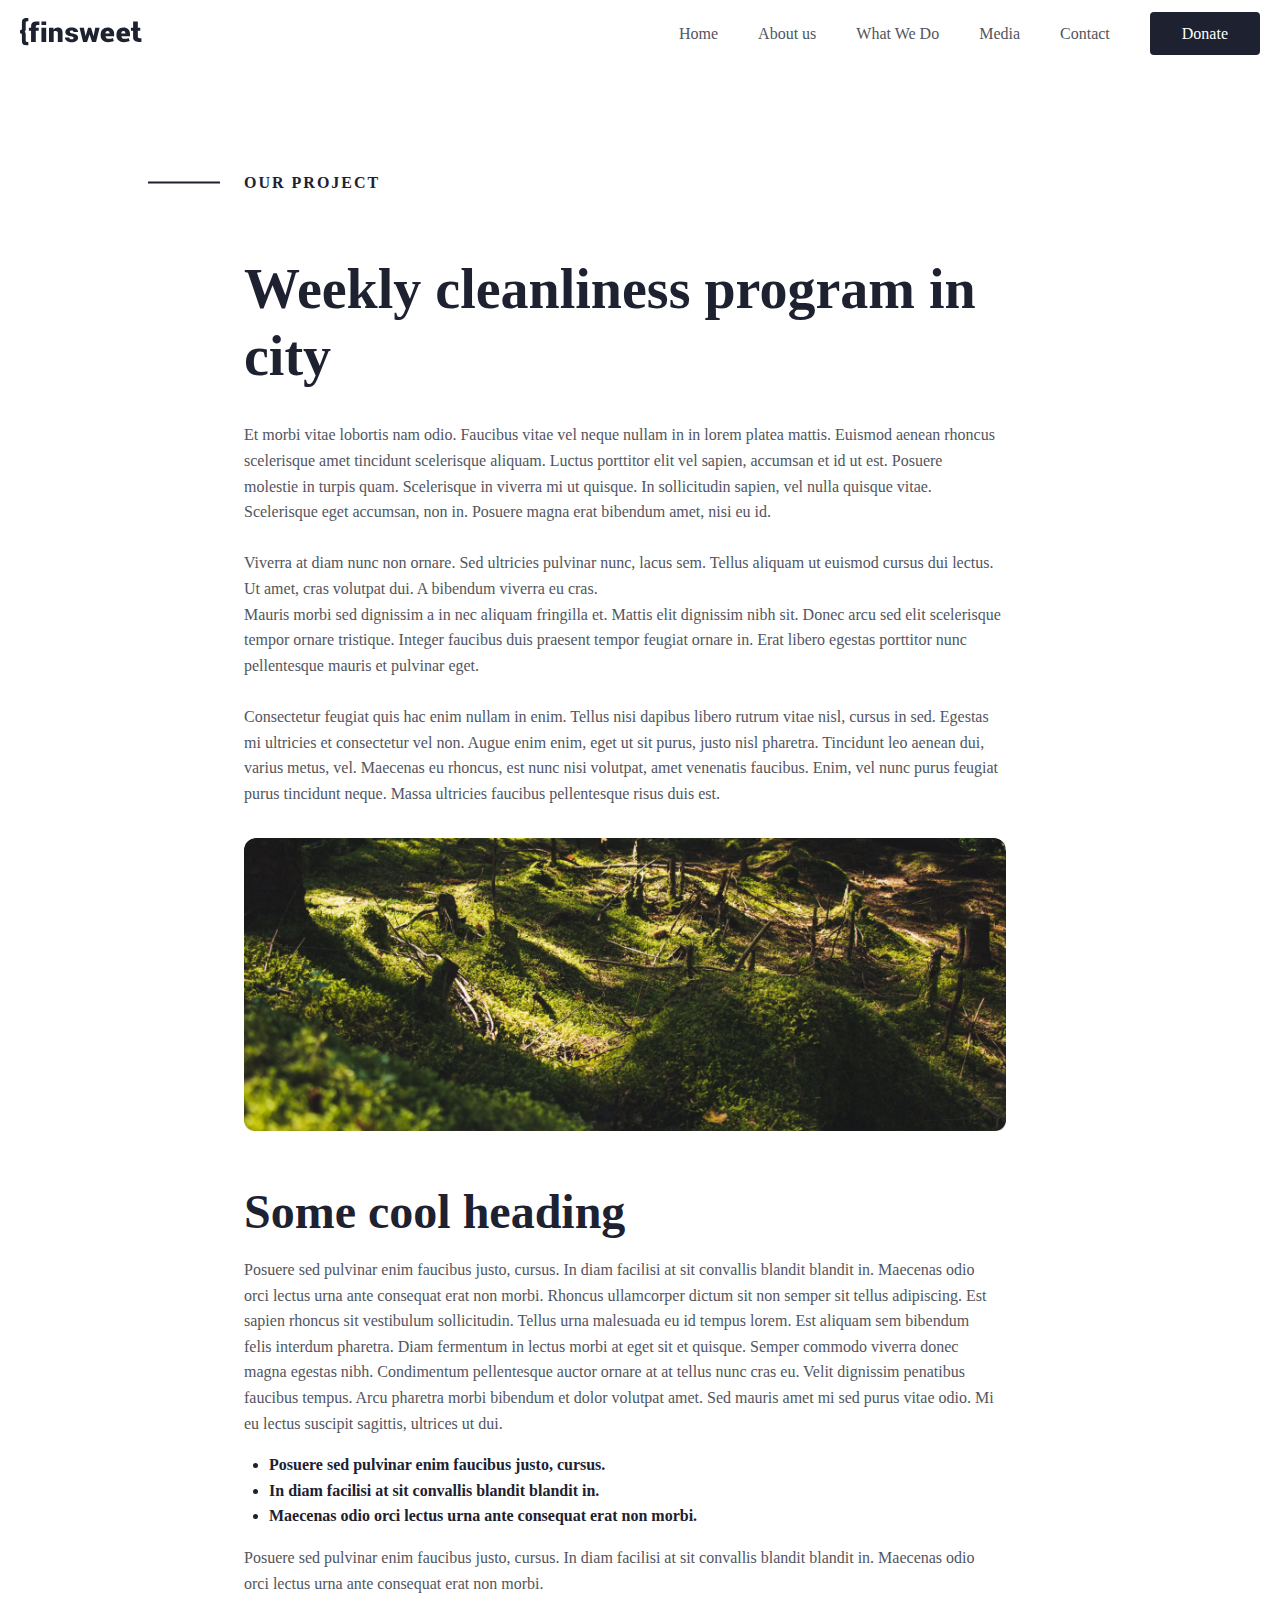
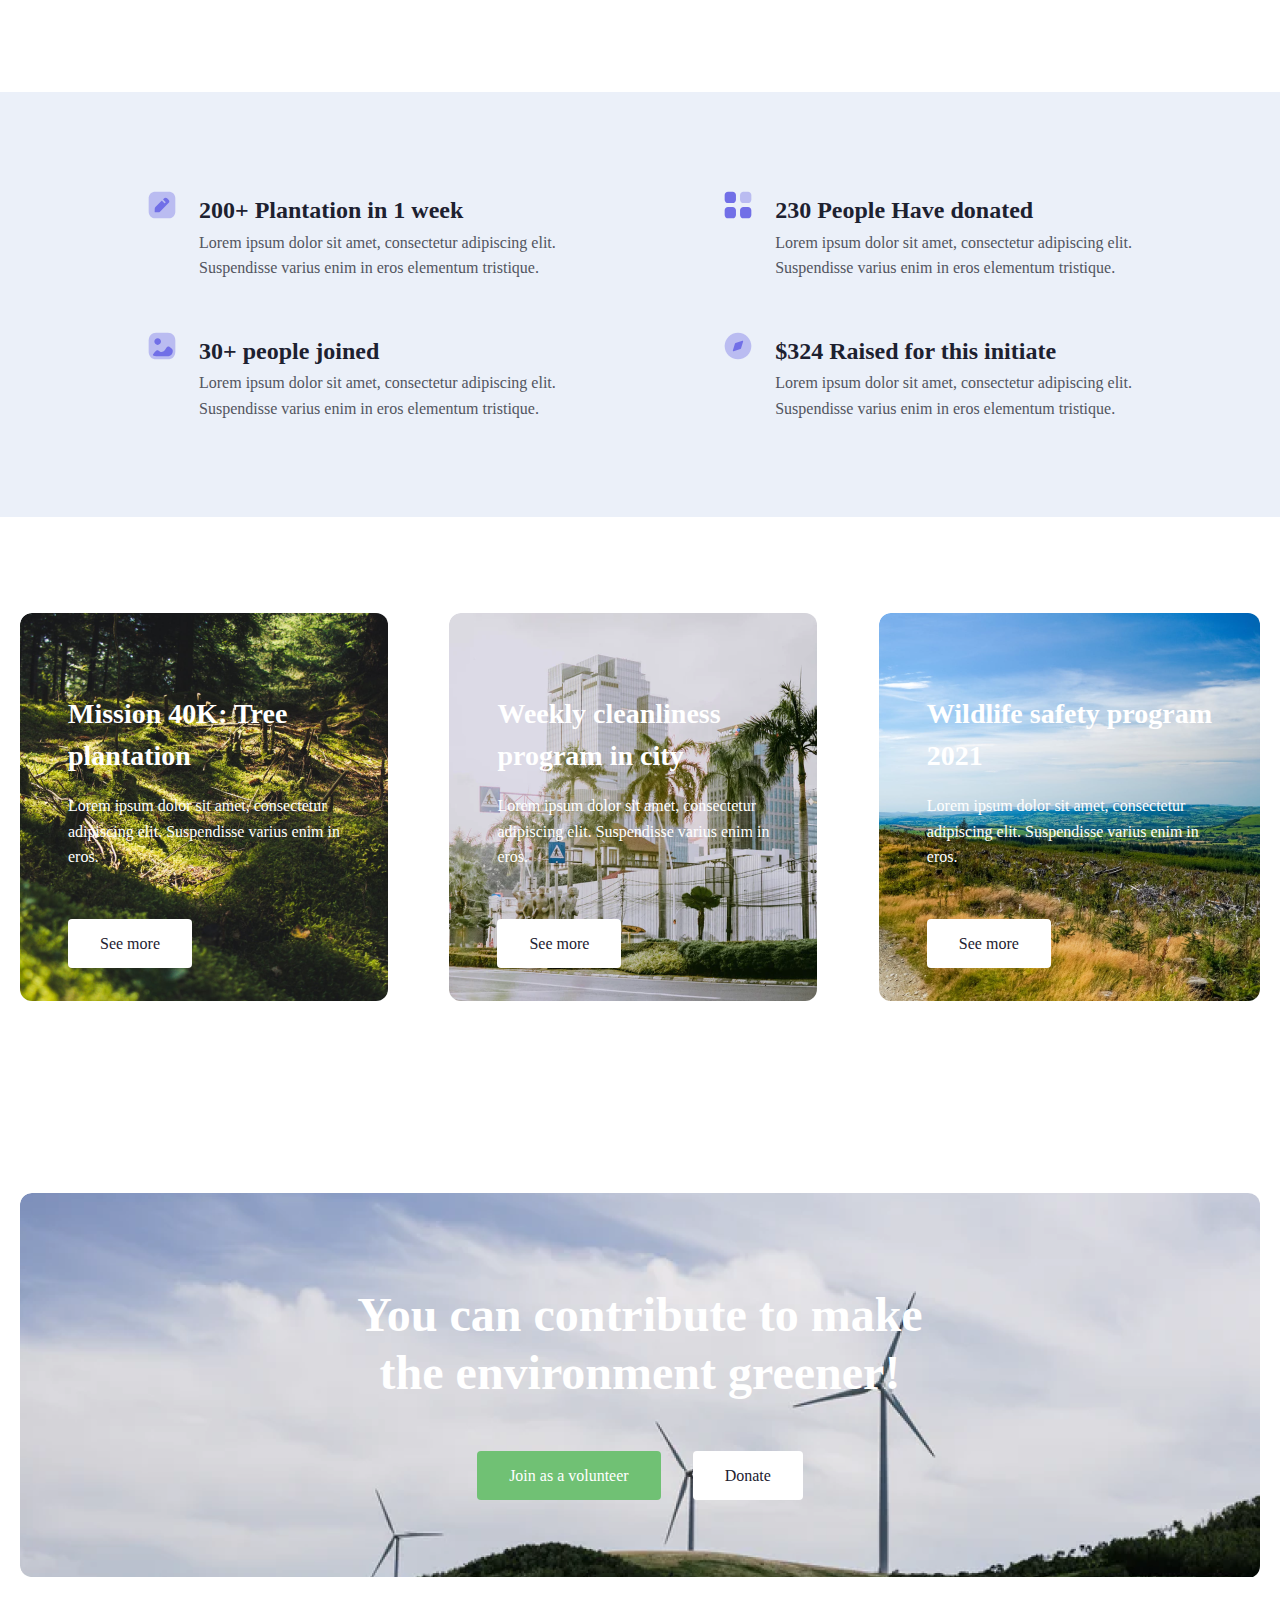
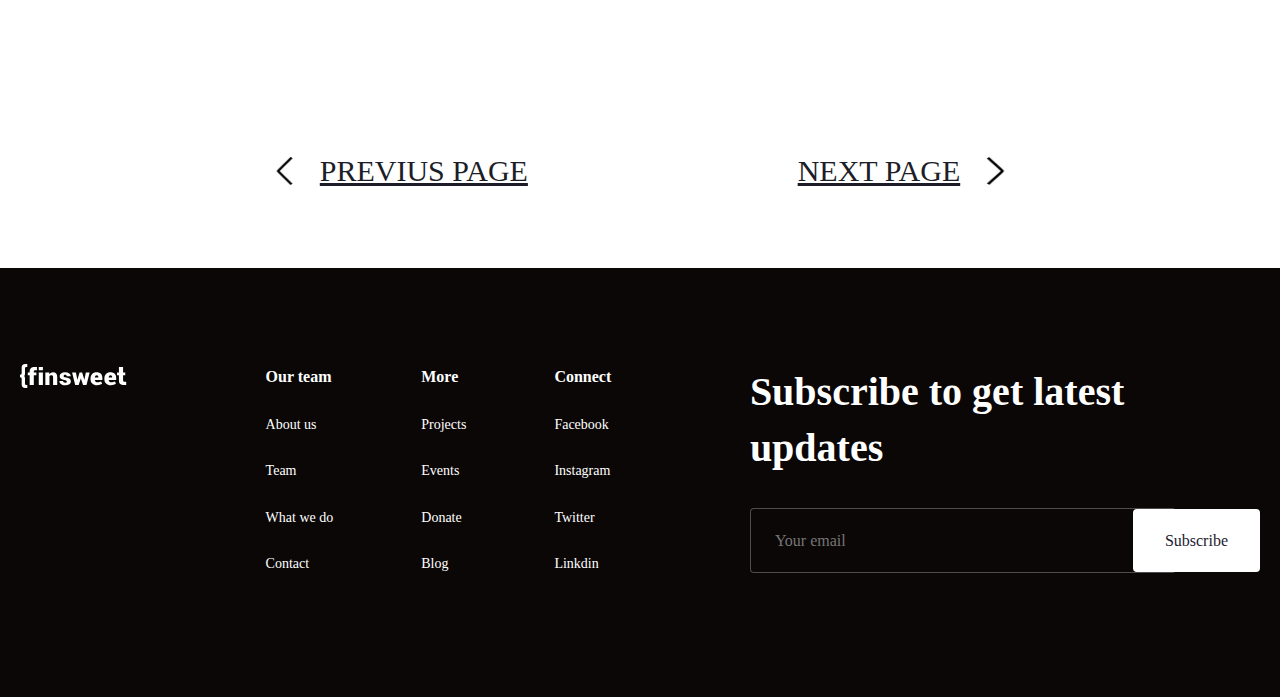
<file: readmore.html>
<!DOCTYPE html>
<html lang="en">
<head>
    <meta charset="UTF-8">
    <meta http-equiv="X-UA-Compatible" content="IE=edge">
    <meta name="viewport" content="width=device-width, initial-scale=1.0">
    <title>read more page</title>
    <link rel="stylesheet" href="./css/readmore.css">
</head>
<body>
    <header class="header-x">
      <nav class="nav-x">
        <div class="container-x">
          <div class="navbar-x">
            <a href="#"><img src="./imagex/Logox.svg" alt="Logo" /></a>
            <div class="logo-items-x">
              <ul>
                <li><a class="item-link_x" href="./index.html">Home</a></li>
                <li><a class="item-link_x" href="./aboutas.html">About us</a></li>
                <li><a class="item-link_x" href="./whatwe.html">What We Do</a></li>
                <li><a class="item-link_x" href="#">Media</a></li>
                <li><a class="item-link_x" href="./contact.html">Contact</a></li>
              </ul>
              <a class="link-x" href="#">Donate</a>
            </div>
          </div>
        </div>
      </nav>
    </header>
    <main>
      <section>
        <div class="container-x">
          <div class="our-x">
            <img src="./imagex/Linex.svg" alt="Line" />
            <h2 class="our-h2_x">Our project</h2>
          </div>
        </div>
      </section>
      <section>
        <div class="first-x">
          <div class="container-x">
            <div class="first-content-x">
              <h2 class="first-h2-x">
                Weekly cleanliness program in 
                city
              </h2>
              <p class="first-p_x">
                Et morbi vitae lobortis nam odio. Faucibus vitae vel neque
                nullam in in lorem platea mattis. Euismod aenean rhoncus <br>
                scelerisque amet tincidunt scelerisque aliquam. Luctus porttitor
                elit vel sapien, accumsan et id ut est. Posuere <br> 
                molestie in turpis quam. Scelerisque in viverra mi ut quisque.
                In sollicitudin sapien, vel nulla quisque vitae. <br>
                Scelerisque eget accumsan, non in. Posuere magna erat bibendum
                amet, nisi eu id.
                <br />
                <br />
                Viverra at diam nunc non ornare. Sed ultricies pulvinar nunc,
                lacus sem. Tellus aliquam ut euismod cursus dui lectus. <br> 
                Ut amet, cras volutpat dui. A bibendum viverra eu cras. <br>
                Mauris morbi sed dignissim a in nec aliquam fringilla et. Mattis
                elit dignissim nibh sit. Donec arcu sed elit scelerisque <br>
                tempor ornare tristique. Integer faucibus duis praesent tempor
                feugiat ornare in. Erat libero egestas porttitor nunc <br>
                pellentesque mauris et pulvinar eget.
                <br />
                <br />
                Consectetur feugiat quis hac enim nullam in enim. Tellus nisi
                dapibus libero rutrum vitae nisl, cursus in sed. Egestas <br> 
                mi ultricies et consectetur vel non. Augue enim enim, eget ut
                sit purus, justo nisl pharetra. Tincidunt leo aenean dui, <br> 
                varius metus, vel. Maecenas eu rhoncus, est nunc nisi volutpat,
                amet venenatis faucibus. Enim, vel nunc purus feugiat <br>
                purus tincidunt neque. Massa ultricies faucibus pellentesque
                risus duis est.
              </p>
              <img class="first-img_x" src="./imagex/Image1x.png" alt="Image 1" />
              <h3 class="first-h3_x">Some cool heading</h3>
              <p class="first-p1_x">
                Posuere sed pulvinar enim faucibus justo, cursus. In diam
                facilisi at sit convallis blandit blandit in. Maecenas odio <br>
                orci lectus urna ante consequat erat non morbi. Rhoncus
                ullamcorper dictum sit non semper sit tellus adipiscing. Est <br>
                sapien rhoncus sit vestibulum sollicitudin. Tellus urna
                malesuada eu id tempus lorem. Est aliquam sem bibendum <br>
                felis interdum pharetra. Diam fermentum in lectus morbi at eget
                sit et quisque. Semper commodo viverra donec <br> 
                magna egestas nibh. Condimentum pellentesque auctor ornare at at
                tellus nunc cras eu. Velit dignissim penatibus <br> 
                faucibus tempus. Arcu pharetra morbi bibendum et dolor volutpat
                amet. Sed mauris amet mi sed purus vitae odio. Mi <br>
                eu lectus suscipit sagittis, ultrices ut dui.
              </p>
              <p class="first-p2_x">
                <ul class="first-ul-p2_x">
                     <li class="first-li_x">Posuere sed pulvinar enim faucibus justo, cursus.</li>
                     <li class="first-li_x">In diam facilisi at sit convallis blandit blandit in.</li>
                     <li class="first-li_x">Maecenas odio orci lectus urna ante consequat erat non morbi.</li>
                </ul>
              </p>
              <p class="first-p3_x">Posuere sed pulvinar enim faucibus justo, cursus. In diam facilisi at sit convallis blandit blandit in. Maecenas odio <br> orci lectus urna ante consequat erat non morbi.</p>
            </div>
          </div>
        </div>
      </section>
      <section>
        <div class="second-x">
            <div class="container-x">
                <div class="second-content_x">
                    <div class="second-page_x">
                        <img src="./imagex/second1x.svg" alt="Second 1">
                        <div>
                            <h3 class="second-h3_x">200+ Plantation in 1 week</h3>
                            <p class="second-p_x">Lorem ipsum dolor sit amet, consectetur adipiscing elit. <br> Suspendisse varius enim in eros elementum tristique.</p>
                        </div>
                    </div>
                    <div class="second-page_x">
                        <img src="./imagex/second2x.svg" alt="Second 2">
                        <div>
                            <h3 class="second-h3_x">230 People Have donated</h3>
                            <p class="second-p_x">Lorem ipsum dolor sit amet, consectetur adipiscing elit. <br> Suspendisse varius enim in eros elementum tristique.</p>
                        </div>
                    </div>
                    <div class="second-page_x">
                        <img src="./imagex/second3x.svg" alt="Second 3">
                        <div>
                            <h3 class="second-h3_x">30+ people joined </h3>
                            <p class="second-p_x">Lorem ipsum dolor sit amet, consectetur adipiscing elit. <br> Suspendisse varius enim in eros elementum tristique.</p>
                        </div>
                    </div>
                    <div class="second-page_x">
                        <img src="./imagex/second4x.svg" alt="Second 4">
                        <div>
                            <h3 class="second-h3_x">$324 Raised for this initiate</h3>
                            <p class="second-p_x">Lorem ipsum dolor sit amet, consectetur adipiscing elit. <br> Suspendisse varius enim in eros elementum tristique.</p>
                        </div>
                    </div>
                    
                </div>
            </div>
        </div>
      </section>
      <section>
        <div class="three-x">
            <div class="container-x">
                <div class="three-content-x">
                    <div class="threes1-x">
                        <h3 class="three-h3_x">Mission 40K: Tree <br> plantation</h3>
                        <p class="three-p_x">Lorem ipsum dolor sit amet, consectetur <br> adipiscing elit. Suspendisse varius enim in <br> eros.</p>
                        <div><a class="three-link_x" href="#">See more</a></div>
                    </div>
                    <div class="threes2-x">
                        <h3 class="three-h3_x">Weekly cleanliness <br> program in city</h3>
                        <p class="three-p_x">Lorem ipsum dolor sit amet, consectetur <br> adipiscing elit. Suspendisse varius enim in <br> eros.</p>
                        <div><a class="three-link_x" href="#">See more</a></div>
                    </div>
                    <div class="threes3-x">
                        <h3 class="three-h3_x">Wildlife safety program <br> 2021</h3>
                        <p class="three-p_x">Lorem ipsum dolor sit amet, consectetur <br> adipiscing elit. Suspendisse varius enim in <br> eros.</p>
                        <div><a class="three-link_x" href="#">See more</a></div>
                    </div>
                </div>
            </div>
        </div>
      </section>
      <section>
        <div class="container-x">
            <div class="fours-x">
                <div class="four-x">
                    <h2 class="four-h2_x">You can contribute to make <br> the environment greener!</h2>
                    <div class="four-content_x">
                        <div><a class="four-link1_x" href="#">Join as a volunteer</a></div>
                        <div><a class="four-link2_x" href="#">Donate</a></div>
                    </div>
                </div>
            </div>
        </div>
      </section>
    </main>
    <div class="otish">
        <div class="container otmoq">
          <a href="./index.html"
            ><img src="./images/chappage.png" alt="logo" />Previus page</a
          >
          <a id="ong" href="./aboutas.html">
            Next page<img src="./images/ongpage" alt=""
          /></a>
        </div>
      </div>
    <footer>
      <div class="five-x">
        <div class="container-x">
          <div class="five-content-x">
            <img src="./imagex/Logo1x.svg" alt="Logo">
            <div class="five-item_x">
              <div class="five-ul_x">
                <ul>
                  <li class="five-li_x"><a class="five-link_x" href="#">Our team</a></li>
                  <li class="five-li_x"><a class="five-link1_x" href="#">About us</a></li>
                  <li class="five-li_x"><a class="five-link1_x" href="#">Team</a></li>
                  <li class="five-li_x"><a class="five-link1_x" href="#">What we do</a></li>
                  <li class="five-li_x"><a class="five-link1_x" href="#">Contact</a></li>
                </ul>
              </div>
              <div class="five-ul_x">
                <ul>
                  <li class="five-li_x"><a class="five-link_x" href="#">More</a></li>
                  <li class="five-li_x"><a class="five-link1_x" href="#">Projects</a></li>
                  <li class="five-li_x"><a class="five-link1_x" href="#">Events</a></li>
                  <li class="five-li_x"><a class="five-link1_x" href="#">Donate</a></li>
                  <li class="five-li_x"><a class="five-link1_x" href="#">Blog</a></li>
                </ul>
              </div>
              <div class="five-ul_x">
                <ul>
                  <li class="five-li_x"><a class="five-link_x" href="#">Connect </a></li>
                  <li class="five-li_x"><a class="five-link1_x" href="#">Facebook</a></li>
                  <li class="five-li_x"><a class="five-link1_x" href="#">Instagram</a></li>
                  <li class="five-li_x"><a class="five-link1_x" href="#">Twitter</a></li>
                  <li class="five-li_x"><a class="five-link1_x" href="#">Linkdin </a></li>
                </ul>
              </div>
            </div>
            <div>
              <h2 class="five-h2_x">Subscribe to get latest <br> updates</h2>
              <div class="five-page_x">
                <input class="five-input_x" type="email" id="email" name="email"
              placeholder="Your email" required>
              <div><a class="five-a_x" href="#">Subscribe</a></div>
              </div>
            </div>
          </div>
        </div>
      </div>
    </footer>
  </body>
</html>
</file>
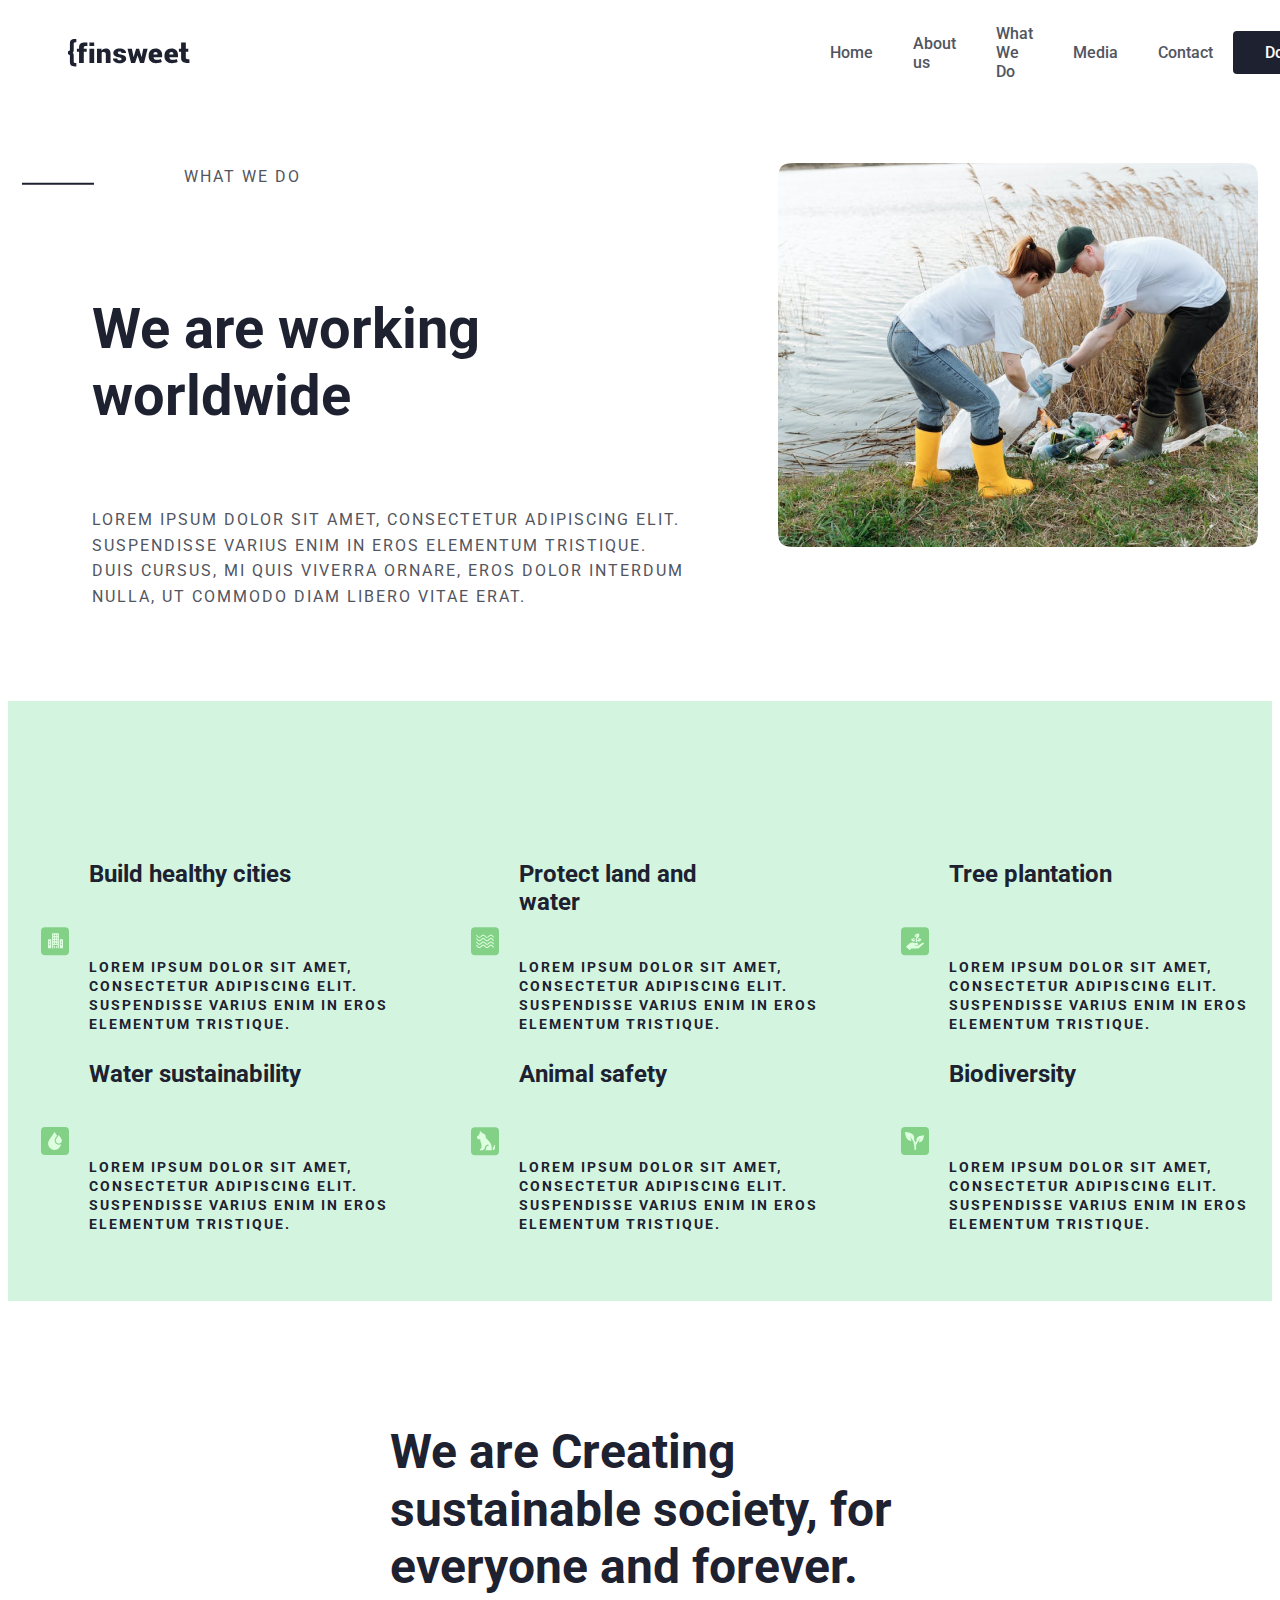
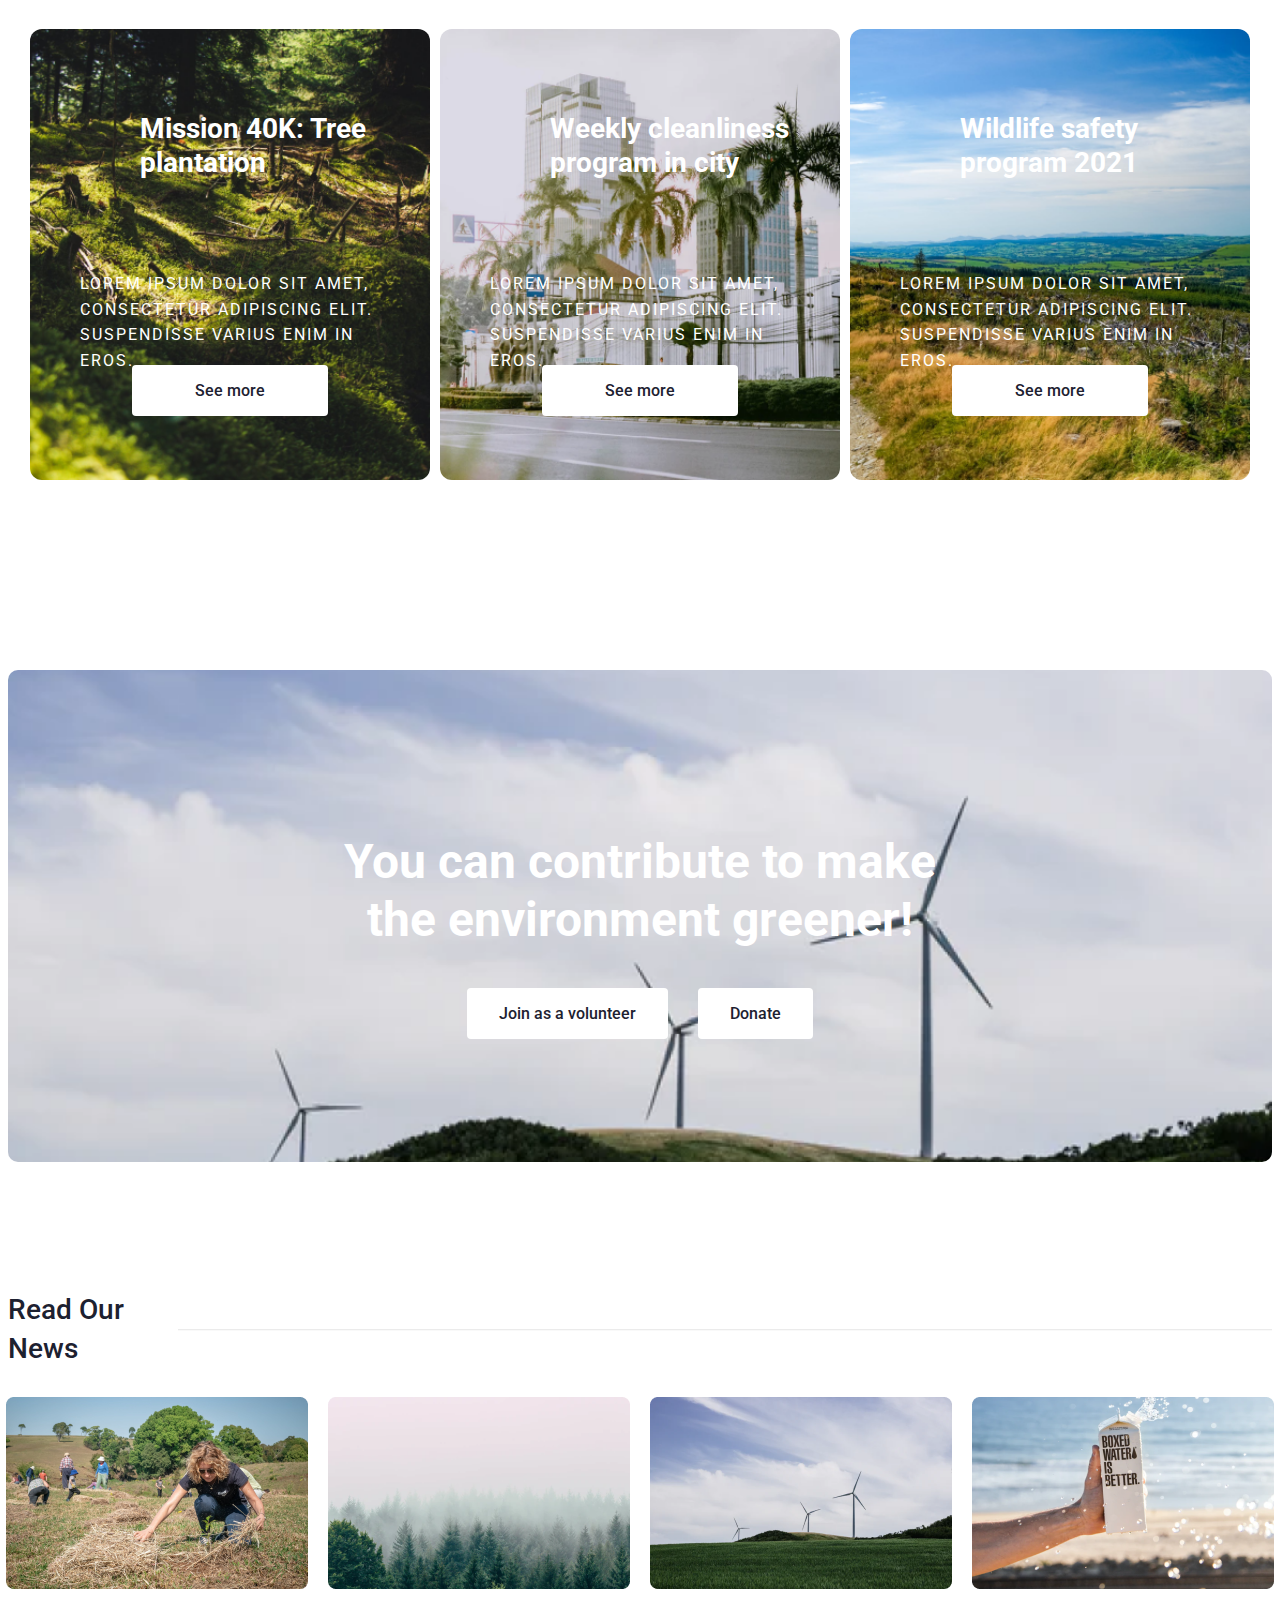
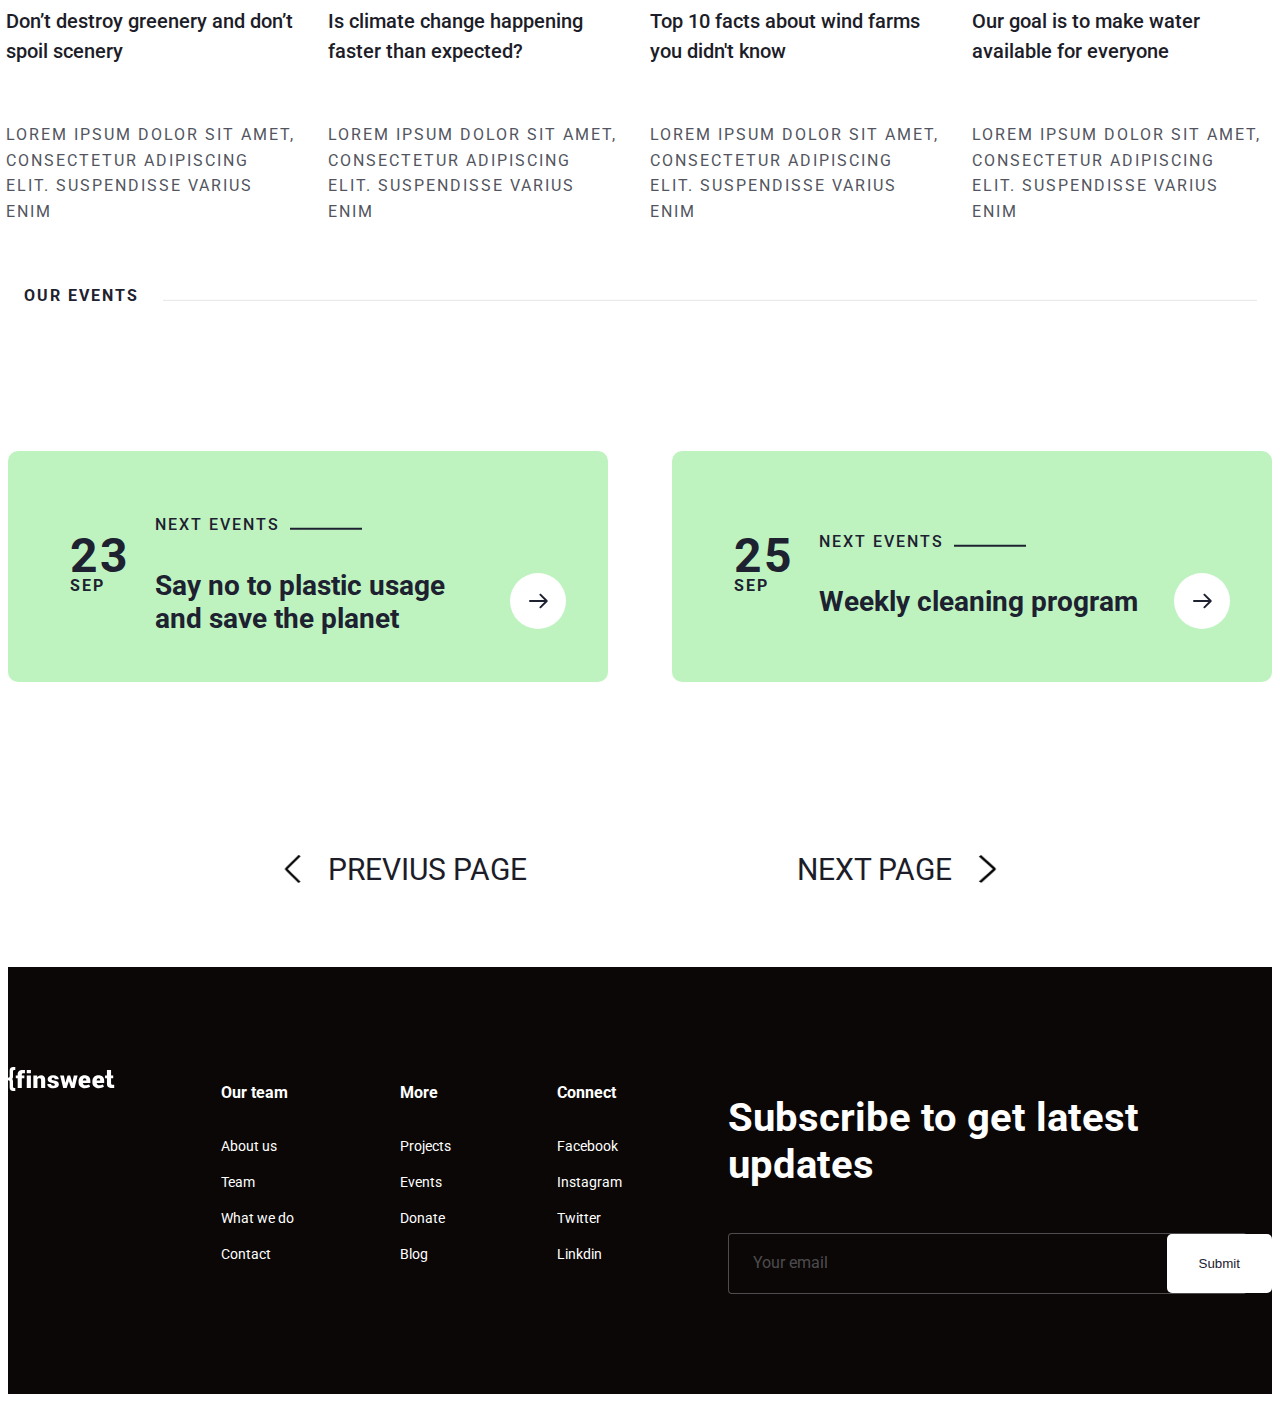
<file: whatwe.html>
<!DOCTYPE html>
<html lang="en">
  <head>
    <meta charset="UTF-8" />
    <meta http-equiv="X-UA-Compatible" content="IE=edge" />
    <meta name="viewport" content="width=device-width, initial-scale=1.0" />
    <title>what we do page</title>
    <link rel="stylesheet" href="./css/whatwe.css" />
  </head>
  <body>
    <div class="header">
      <div class="navbar at">
        <img src="./images/Shape.svg" alt="logo" />
        <div class="nav at">
          <ul>
            <a href="./index.html">Home</a>
            <a href="./aboutas.html">About us</a>
            <a href="./whatwe.html">What We Do</a>
            <a href="#">Media</a>
            <a href="#">Contact</a>
          </ul>
          <a id="donate-at" href="#">Donate</a>
        </div>
      </div>
    </div>
    <div class="container word">
      <div class="wild">
        <div>
          <img src="./images/Line.svg" alt="" />
          <p>What we do</p>
        </div>
        <h1>We are working worldwide</h1>
        <p>
          Lorem ipsum dolor sit amet, consectetur adipiscing elit. Suspendisse
          varius enim in eros elementum tristique. Duis cursus, mi quis viverra
          ornare, eros dolor interdum nulla, ut commodo diam libero vitae erat.
        </p>
      </div>
      <img src="./images/work.png" alt="" />
    </div>
    <div class="enviroment">
      <div class="container">
        <div class="water">
          <div class="waterich">
            <img src="./images/Icon.svg" alt="" />
            <div class="animal">
              <h1>Build healthy cities</h1>
              <p>
                Lorem ipsum dolor sit amet, consectetur adipiscing elit.
                Suspendisse varius enim in eros elementum tristique.
              </p>
            </div>
          </div>
          <div class="waterich">
            <img src="./images/Icon (2).svg" alt="" />
            <div class="animal">
              <h1>Protect land and water</h1>
              <p>
                Lorem ipsum dolor sit amet, consectetur adipiscing elit.
                Suspendisse varius enim in eros elementum tristique.
              </p>
            </div>
          </div>
          <div class="waterich">
            <img src="./images/Icon (1).svg" alt="" />
            <div class="animal">
              <h1>Tree plantation</h1>
              <p>
                Lorem ipsum dolor sit amet, consectetur adipiscing elit.
                Suspendisse varius enim in eros elementum tristique.
              </p>
            </div>
          </div>
          <div class="waterich">
            <img src="./images/Icon (4).svg" alt="" />
            <div class="animal">
              <h1>Water sustainability</h1>
              <p>
                Lorem ipsum dolor sit amet, consectetur adipiscing elit.
                Suspendisse varius enim in eros elementum tristique.
              </p>
            </div>
          </div>
          <div class="waterich">
            <img src="./images/Icon (3).svg" alt="" />
            <div class="animal">
              <h1>Animal safety</h1>
              <p>
                Lorem ipsum dolor sit amet, consectetur adipiscing elit.
                Suspendisse varius enim in eros elementum tristique.
              </p>
            </div>
          </div>
          <div class="waterich">
            <img src="./images/Icon (5).svg" alt="" />
            <div class="animal">
              <h1>Biodiversity</h1>
              <p>
                Lorem ipsum dolor sit amet, consectetur adipiscing elit.
                Suspendisse varius enim in eros elementum tristique.
              </p>
            </div>
          </div>
        </div>
      </div>
    </div>
    <div class="container have">
      <!-- <div class="project">
        <img src="./images/Line.svg" alt="" />
        <p>Projects we have done</p>
      </div> -->
      <h1>We are Creating sustainable society, for everyone and forever.</h1>
      <div class="mission">
        <div class="plantation">
          <h1 id="h1">Mission 40K: Tree plantation</h1>
          <p id="p1">
            Lorem ipsum dolor sit amet, consectetur adipiscing elit. Suspendisse
            varius enim in eros.
          </p>
          <a id="see" href="#">See more</a>
        </div>
        <div class="Weekly" id="weekly">
          <h1 id="h1">Weekly cleanliness program in city</h1>
          <p id="p1">
            Lorem ipsum dolor sit amet, consectetur adipiscing elit. Suspendisse
            varius enim in eros.
          </p>
          <a id="see" href="#">See more</a>
        </div>
        <div class="Wildlife" id="wildlife">
          <h1 id="h1">Wildlife safety program 2021</h1>
          <p id="p1">
            Lorem ipsum dolor sit amet, consectetur adipiscing elit. Suspendisse
            varius enim in eros.
          </p>
          <a id="see" href="#">See more</a>
        </div>
      </div>
    </div>
    <div class="container mak">
      <div class="make">
        <h2>You can contribute to make the environment greener!</h2>
        <div class="join">
          <a href="#">Join as a volunteer</a> <a href="#">Donate</a>
        </div>
      </div>
    </div>
    <div class="read">
      <div class="container">
        <div class="news">
          <h3>Read Our News</h3>
          <img src="./images/Line (2).svg" alt="" />
        </div>
        <div class="oram">
          <div class="dont">
            <img src="./images/Thumbnail.png" alt="" />
            <h1 id="dont">Don’t destroy greenery and don’t spoil scenery</h1>
            <p id="pp">
              Lorem ipsum dolor sit amet, consectetur adipiscing elit.
              Suspendisse varius enim
            </p>
          </div>
          <div class="dont1">
            <img src="./images/Thumbnail (1).png" alt="" />
            <h1 id="dont">Is climate change happening faster than expected?</h1>
            <p id="pp">
              Lorem ipsum dolor sit amet, consectetur adipiscing elit.
              Suspendisse varius enim
            </p>
          </div>
          <div class="dont2">
            <img src="./images/Thumbnail (2).png" alt="" />
            <h1 id="dont">Top 10 facts about wind farms you didn't know</h1>
            <p id="pp">
              Lorem ipsum dolor sit amet, consectetur adipiscing elit.
              Suspendisse varius enim
            </p>
          </div>
          <div class="dont3">
            <img src="./images/Thumbnail (3).png" alt="" />
            <h1 id="dont">Our goal is to make water available for everyone</h1>
            <p id="pp">
              Lorem ipsum dolor sit amet, consectetur adipiscing elit.
              Suspendisse varius enim
            </p>
          </div>
        </div>
        <div class="event">
          <p>Our Events</p>
          <img src="./images/Line (2).svg" alt="" />
        </div>
        <div class="sep">
          <div class="sepleft">
            <p id="sepat">
              23
              <span>Sep</span>
            </p>
            <div class="next">
              <div class="nextic">
                <p>Next Events</p>
                <img src="./images/Line.svg" alt="" />
              </div>
              <h1>Say no to plastic usage and save the planet</h1>
            </div>
            <a href="#"><img src="./images/Arrow.svg" alt="" /></a>
          </div>
          <div class="sepleft">
            <p id="sepat">
              25
              <span>Sep</span>
            </p>
            <div class="next">
              <div class="nextic">
                <p>Next Events</p>
                <img src="./images/Line.svg" alt="" />
              </div>
              <h1>Weekly cleaning program</h1>
            </div>
            <a href="#"><img src="./images/Arrow.svg" alt="" /></a>
          </div>
        </div>
      </div>
    </div>
    <div class="otish">
      <div class="container otmoq">
        <a href="./index.html"
          ><img src="./images/chappage.png" alt="logo" />Previus page</a
        >
        <a id="ong" href="./aboutas.html">
          Next page<img src="./images/ongpage" alt=""
        /></a>
      </div>
    </div>
    <footer>
      <div class="container futer">
        <img src="./images/shape1.svg" alt="logo" />
        <div class="futer-1">
          <h3>Our team</h3>
          <a href="./aboutas.html">About us</a>
          <a href="#">Team</a>
          <a href="./whatwe.html">What we do</a>
          <a href="https://t.me/ravshanov_2211">Contact</a>
        </div>
        <div class="futer-1">
          <h3>More</h3>
          <a href="">Projects</a>
          <a href="#">Events</a>
          <a href="">Donate</a>
          <a href="https://t.me/ravshanov_2211">Blog</a>
        </div>
        <div class="futer-1">
          <h3>Connect</h3>
          <a
            href="https://www.facebook.com/profile.php?id=100091589356872&mibextid=ZbWKwL"
            >Facebook</a
          >
          <a href="https://instagram.com/tta030802?igshid=Y2M0YTlkZGNmOQ=="
            >Instagram</a
          >
          <a href="https://twitter.com/">Twitter</a>
          <a href="https://www.linkedin.com/in/abbosxonov-to-lanboy-636183267"
            >Linkdin
          </a>
        </div>
        <div class="updateat">
          <h1>Subscribe to get latest updates</h1>
          <div class="btn">
            <input
              type="email"
              name="email"
              id="email"
              placeholder="Your email"
            />
            <input
              type="submit"
              name="Subscribe"
              id="submit"
              placeholder="Subscribe"
            />
          </div>
        </div>
      </div>
    </footer>
  </body>
</html>
</file>
<file: css/index.css>
@import url("https://fonts.googleapis.com/css2?family=Lato&family=Montserrat&family=Mulish&family=Orbitron&family=Poppins&family=Roboto&family=Rubik&display=swap");

body {
  font-family: "Roboto";
}

a {
  text-decoration: none;
}

.container {
  max-width: 1320px;
  margin: 0 auto;
  padding: 0;
}

.nav ul a {
  font-family: "Roboto";
  font-style: normal;
  font-weight: 500;
  font-size: 16px;
  line-height: 19px;
  color: #525560;
  text-decoration: none;
}

.nav ul a:hover {
  font-family: "Roboto";
  font-style: normal;
  font-weight: 500;
  font-size: 16px;
  line-height: 19px;
  color: #0b0706;
}

#donate-at {
  font-family: "Roboto";
  font-style: normal;
  font-weight: 500;
  font-size: 16px;
  line-height: 19px;
  text-align: right;
  color: #ffffff;
  background: #1d2130;
  border-radius: 4px;
  text-decoration: none;
  padding: 12px 32px;
}

ul {
  display: flex;
  align-items: center;
  justify-content: center;
  gap: 40px;
}

.nav {
  display: flex;
  justify-content: center;
  align-items: center;
  gap: 20px;
}

.navbar {
  display: flex;
  justify-content: start;
  align-items: center;
  gap: 600px;
  padding: 20px 60px;
  position: fixed;
  width: 100%;
  background-color: #fff;
  margin-top: -55px;
  transition: 0.6;
}
/* ////////////navbar tugadi/////// */
.home {
  background-image: url(../images/BG\ Image.png);
  background-position: center top;
  background-repeat: no-repeat;
  background-size: cover;
  width: 100%;
  height: 735px;
}

.save-at h1 {
  font-family: "Roboto";
  font-style: normal;
  font-size: 64px;
  color: #ffffff;
  width: 640px;
  height: 231px;
  padding-left: 40px;
  padding-top: 160px;
}

#what {
  font-family: "Roboto";
  font-style: normal;
  font-weight: 500;
  font-size: 16px;
  line-height: 19px;
  text-align: center;
  color: #1d2130;
  text-decoration: none;
  background: #ffffff;
  padding: 16px 32px;
  backdrop-filter: blur(40px);
  border-radius: 4px;
}

.video-at p {
  font-family: "Roboto";
  font-style: normal;
  font-weight: 500;
  font-size: 16px;
  line-height: 19px;
  color: #ffffff;
}

.video-at {
  display: flex;
  justify-content: start;
  align-items: center;
  gap: 10px;
}

.what-at {
  display: flex;
  justify-content: start;
  gap: 40px;
  padding-left: 40px;
}

.grow p {
  font-family: "Roboto";
  font-style: normal;
  font-weight: 500;
  font-size: 18px;
  line-height: 21px;
  text-align: right;
  color: #ffffff;
}

.div {
  width: 861px;
  height: 0;
  border: 1px solid #e5e5e5;
  backdrop-filter: blur(15px);
}

.grow {
  display: flex;
  justify-content: center;
  align-items: center;
  margin-top: 150px;
  gap: 24px;
}

.helpright {
  width: 480px;
  height: 578px;
  background-image: url(../images/BG.png);
  display: flex;
  justify-content: center;
  align-items: center;
}

.helpright img {
  width: 64px;
  height: 64px;
}

.know p {
  position: absolute;
  font-family: "Roboto";
  font-style: normal;
  font-size: 16px;
  line-height: 19px;
  letter-spacing: 2px;
  text-transform: uppercase;
  color: #1d2130;
  margin-left: 710px;
  margin-top: 140px;
}

.line {
  width: 72px;
  height: 0;
  border: 2px solid #1d2130;
}

.helpleft h1 {
  font-family: "Roboto";
  font-style: normal;
  font-size: 48px;
  /* line-height: 120%; */
  color: #1d2130;
  width: 607px;
  height: 116px;
}

.helpleft p {
  font-family: "Roboto";
  font-style: normal;
  font-weight: 400;
  font-size: 16px;
  line-height: 160%;
  color: #525560;
  width: 608px;
  height: 156px;
}

.helpleft a {
  font-family: "Roboto";
  font-style: normal;
  /* font-weight: 500; */
  font-size: 16px;
  text-align: right;
  color: #ffffff;
  padding: 16px 32px;
  background: #70c174;
  backdrop-filter: blur(40px);
  border-radius: 4px;
  text-decoration: none;
}

.helpleft {
  display: flex;
  justify-content: center;
  align-items: start;
  flex-direction: column;
  gap: 30px;
}

.know {
  display: flex;
  justify-content: center;
  align-items: center;
  gap: 20px;
  margin-left: -80px;
  position: relative;
}

.help {
  display: flex;
  justify-content: center;
  align-items: center;
  padding: 80px 20px;
}

.our p {
  font-family: "Roboto";
  font-style: normal;
  font-weight: 500;
  font-size: 16px;
  line-height: 19px;
  letter-spacing: 2px;
  text-transform: uppercase;
  color: #1d2130;
}

#our {
  width: 1094px;
  height: 0;
  border: 1px solid #e5e5e5;
}

.our {
  display: flex;
  justify-content: center;
  align-items: center;
  gap: 24px;
  padding: 40px 0;
}

.logoipsum {
  display: flex;
  justify-content: center;
  align-items: center;
  justify-content: space-evenly;
  padding: 50px 0;
}

.helath ul h1 {
  font-family: "Roboto";
  font-style: normal;
  font-weight: 700;
  font-size: 24px;
  line-height: 28px;
  color: #1d2130;
  width: 280px;
  height: 28px;
}

.helath ul li {
  font-family: "Roboto";
  font-style: normal;
  font-weight: 400;
  font-size: 16px;
  line-height: 160%;
  color: #525560;
  list-style: none;
  width: 384px;
  height: 52px;
}

.healthsirt {
  display: flex;
  justify-content: center;
  align-items: center;
  flex-direction: column;
}

.helath ul {
  display: flex;
  justify-content: center;
  align-items: start;
  flex-direction: column;
  gap: 0;
}

.helath {
  display: flex;
  justify-content: center;
  align-items: center;
}

.builtich {
  display: flex;
  justify-content: center;
  gap: 20px;
}

.wedo p {
  font-family: "Roboto";
  font-style: normal;
  font-weight: 700;
  font-size: 16px;
  line-height: 19px;
  letter-spacing: 2px;
  text-transform: uppercase;
  color: #1d2130;
}

.wedo {
  display: flex;
  gap: 20px;
  margin-left: -80px;
}

.builtleft h1 {
  font-family: "Roboto";
  font-style: normal;

  font-size: 48px;

  color: #1d2130;
  width: 608px;
  height: 116px;
}

.builtleft p {
  font-family: "Roboto";
  font-style: normal;
  font-weight: 400;
  font-size: 16px;
  line-height: 160%;
  color: #525560;
  width: 608px;
  height: 52px;
}

.builtleft {
  display: flex;
  justify-content: center;
  align-items: start;
  flex-direction: column;
  padding-left: 90px;
  padding-top: 90px;
}

.container-earth {
  display: flex;
  justify-content: center;
  align-items: center;
  gap: 110px;
}

#it {
  width: 560px;
  height: 790px;
}

.earth {
  background-color: #e4faec;
}

.project p {
  font-family: "Roboto";
  font-style: normal;
  font-weight: 700;
  font-size: 16px;
  line-height: 19px;
  letter-spacing: 2px;
  text-transform: uppercase;
  color: #1d2130;
}

.have h1 {
  font-family: "Roboto";
  font-style: normal;
  font-weight: 700;
  font-size: 48px;
  line-height: 120%;
  color: #1d2130;
  width: 600px;
  height: 174px;
}

#h1 {
  font-family: "Roboto";
  font-style: normal;
  font-weight: 700;
  font-size: 28px;
  color: #ffffff;
  width: 280px;
  height: 84px;
}
#h1 {
  font-family: "Roboto";
  font-style: normal;
  font-weight: 700;
  font-size: 28px;
  color: #ffffff;
  width: 280px;
  height: 84px;
}

#h1 {
  font-family: "Roboto";
  font-style: normal;
  font-weight: 700;
  font-size: 28px;
  color: #ffffff;
  width: 280px;
  height: 84px;
}

#p1 {
  font-family: "Roboto";
  font-style: normal;
  font-weight: 400;
  font-size: 16px;
  line-height: 160%;
  color: #ffffff;
  width: 300px;
  height: 78px;
}

#see {
  font-family: "Roboto";
  font-style: normal;
  font-weight: 500;
  font-size: 16px;
  line-height: 19px;
  text-align: center;
  text-decoration: none;
  color: #1d2130;
  padding: 16px 32px;
  width: 132px;
  height: 51;
  background-color: #fff;
  border-radius: 4px;
}

.plantation {
  background-image: url(../images/40k.png);
  background-repeat: no-repeat;
  background-position: center;
  background-size: cover;
  width: 400px;
  height: 411px;
  overflow: hidden;
  border-radius: 12px;
}

#weekly {
  background-image: url(../images/40k1.png);
  background-repeat: no-repeat;
  background-position: center;
  background-size: cover;
  width: 400px;
  height: 411px;
  border-radius: 12px;
  overflow: hidden;
}

#wildlife {
  background-image: url(../images/40k2.png);
  background-repeat: no-repeat;
  background-position: center;
  background-size: cover;
  width: 400px;
  height: 411px;
  border-radius: 12px;
  overflow: hidden;
}

.plantation {
  display: flex;
  align-items: center;
  justify-content: center;
  flex-direction: column;
  padding: 20px 0;
}

#weekly {
  display: flex;
  align-items: center;
  justify-content: center;
  flex-direction: column;
  padding: 20px 0;
}

#wildlife {
  display: flex;
  align-items: center;
  justify-content: center;
  flex-direction: column;
  padding: 20px 0;
}

.mission {
  display: flex;
  justify-content: center;
  align-items: center;
  gap: 10px;
}

.project {
  display: flex;
  gap: 40px;
}
.have {
  padding: 90px 0;
}

.have h1 {
  padding-left: 100px;
}

.gold p {
  font-family: "Roboto";
  font-style: normal;

  font-size: 16px;

  color: #ffffff;
}

.spend h1 {
  font-family: "Roboto";
  font-style: normal;

  font-size: 48px;

  width: 511px;
  height: 166px;
  color: #ffffff;
}

.spend p {
  font-family: "Roboto";
  font-style: normal;

  font-size: 16px;

  color: #ffffff;
  opacity: 0.6;
  width: 506px;
  height: 62px;
}

.gold {
  display: flex;
  justify-content: center;
  align-items: center;
  gap: 10px;
}
.gold p {
  font-family: "Roboto";
  font-style: normal;
  font-weight: 500;
  font-size: 16px;
  line-height: 160%;
  color: #ffffff;
  width: 180px;
  height: 26px;
}

.foiz {
  display: flex;
  justify-content: start;
  align-items: center;
  flex-wrap: wrap;
  width: 700px;
  height: 80px;
  gap: 10px;
}

.how {
  background-color: #0b0706;
  padding: 90px 0;
}

.diaggrama {
  background-image: url(../images/Chart.svg);
  background-repeat: no-repeat;
  background-position: center;
  background-size: cover;
  width: 375px;
  height: 375px;
  border-radius: 50%;
  display: flex;
  justify-content: center;
  align-items: center;
}

.diaggrama img {
  background-color: #0b0706;
}

.diagrm {
  display: flex;
  justify-content: center;
}

.make {
  background-image: url(../images/shamolenergy.png);
  background-repeat: no-repeat;
  background-position: center;
  background-size: cover;
}

.make h2 {
  font-family: "Roboto";
  font-style: normal;
  font-weight: 700;
  font-size: 48px;
  line-height: 120%;
  text-align: center;
  color: #ffffff;
}

.join a {
  font-family: "Roboto";
  font-style: normal;
  font-weight: 500;
  font-size: 16px;
  line-height: 19px;

  color: #1d2130;
  padding: 16px 32px;
  border-radius: 4px;
  background-color: #fff;
}

.join a:hover {
  font-family: "Roboto";
  font-style: normal;
  font-weight: 500;
  font-size: 16px;
  line-height: 19px;
  background: #70c174;
  backdrop-filter: blur(40px);
  border-radius: 4px;
  color: #ffffff;
}

.join {
  display: flex;
  gap: 30px;
}

.make {
  display: flex;
  justify-content: center;
  align-items: center;
  flex-direction: column;
  padding: 123px 323px;
  border-radius: 10px;
}

.mak {
  padding: 100px 0;
}

.news h3 {
  font-family: "Roboto";
  font-style: normal;
  font-weight: 500;
  font-size: 28px;
  line-height: 140%;
  color: #1d2130;
}

.news {
  display: flex;
  gap: 24px;
}

#dont {
  font-family: "Roboto";
  font-style: normal;
  font-weight: 500;
  font-size: 20px;
  line-height: 150%;
  color: #1c1d28;
  width: 290px;
  height: 60px;
}

#pp {
  font-family: "Roboto";
  font-style: normal;
  font-weight: 400;
  font-size: 16px;
  line-height: 160%;
  width: 290px;
  height: 52px;
  color: #525560;
}

.oram {
  display: flex;
  justify-content: center;
  align-items: center;
  gap: 20px;
}

#sepat {
  font-family: "Roboto";
  font-style: normal;
  font-weight: 500;
  font-size: 48px;
  line-height: 120%;
  font-variant: small-caps;
  color: #1d2130;
  width: 30px;
  height: 50px;
  padding-left: 20px;
}

#sepat span {
  font-family: "Roboto";
  font-style: normal;
  font-size: 16px;
  line-height: 19px;
  letter-spacing: 2px;
  text-transform: uppercase;
  color: #1d2130;
}

.nextic p {
  font-family: "Roboto";
  font-style: normal;
  font-size: 16px;
  line-height: 19px;
  letter-spacing: 2px;
  text-transform: uppercase;
  color: #1d2130;
  padding-left: 40px;
}

.next h1 {
  font-family: "Roboto";
  font-style: normal;
  font-size: 28px;
  color: #1d2130;
  width: 360px;
  padding-left: 40px;
}

.event {
  padding: 40px 0;
  display: flex;
  justify-content: center;
  align-items: baseline;
  gap: 24px;
}

.nextic {
  display: flex;
  justify-content: center;
  align-items: center;
  gap: 10px;
}

.next {
  display: flex;
  justify-content: center;
  align-items: start;
  flex-direction: column;
}

.sepleft {
  display: flex;
  gap: 15px;
  width: 600px;
  height: 191px;
  background-color: #bef3c0;
  border-radius: 10px;
  padding: 10px 0;
  justify-content: start;
  align-items: start;
}

.sepleft a {
  width: 56px;
  height: 56px;
  border-radius: 50%;
  background-color: white;
  margin-top: 90px;
  display: flex;
  justify-content: center;
  align-items: center;
}

.sep {
  display: flex;
  justify-content: center;
  align-items: center;
  justify-content: space-between;
  padding: 90px 0;
}
.otmoq a {
  font-size: 30px;
  text-transform: uppercase;
  color: #1c1d28;
  display: flex;
  align-items: center;
  justify-content: center;
  gap: 20px;
}
.otmoq a img {
  width: 30px;
  height: 30px;
  border-radius: 50%;
}

.otmoq {
  display: flex;
  justify-content: center;
  align-items: center;
  justify-content: space-evenly;
  padding: 80px 0;
}

/* //////////////////////////////// */

.futer-1 h3 {
  font-family: "Roboto";
  font-style: normal;
  font-size: 16px;
  color: #ffffff;
}

.futer-1 a {
  font-family: "Roboto";
  font-style: normal;
  font-size: 14px;
  color: #ffffff;
}

.updateat h1 {
  font-family: "Roboto";
  font-style: normal;
  font-size: 40px;
  color: #ffffff;
  width: 440px;
  height: 112px;
}

footer {
  background-color: #0b0706;
}

#email::placeholder {
  font-family: "Roboto";
  font-style: normal;
  font-size: 16px;
  color: rgba(235, 240, 249, 0.3);
}

#email {
  padding: 22px 316px 22px 24px;
  background-color: #0b0706;
  outline: none;
  border: 1px solid rgba(235, 240, 249, 0.3);
  border-radius: 4px;
}

#submit::placeholder {
  font-family: "Roboto" sans-serif;
  font-size: 16px;
  text-align: center;
  color: #70c174;
}

#submit {
  padding: 22px 32px;
  background-color: white;
  outline: none;
  border: none;
  border-radius: 5px;
  color: #1d2130;
  margin-left: -80px;
}

.btn {
  display: flex;
  justify-content: center;
  align-items: center;
}

.futer-1 {
  display: flex;
  justify-content: center;
  align-items: start;
  flex-direction: column;
  gap: 20px;
}

.futer {
  display: flex;
  justify-content: center;
  align-items: start;
  justify-content: space-between;
  padding: 100px 0;
}
#hamb {
  width: 30px;
  height: 30px;
  border-radius: 50%;
  display: none;
}

#hamb:focus + .nav ul {
  transform: translate(0);
}

/* ///////////////////////Responsive//////////////////////*/

@media (max-width: 978px) {
  .nav ul {
    position: absolute;
    top: 100%;
    background: #e6e6e6;
    left: 0;
    flex-direction: column;
    height: 100vh-60px;
    width: 20%;
    align-items: center;
    transform: translate(-100%);
  }
  .nav {
    display: flex;
    flex-direction: column;
    justify-content: flex-start;
    align-items: flex-start;
  }

  #hamb {
    display: inline;
  }

  .navbar {
    display: flex;
    justify-content: start;
    align-items: start;
    flex-direction: column;
    padding-left: 30px;
    height: 150px;
    gap: 20px;
  }
  .save-at h1 {
    font-size: 28px;
    width: 250px;
    height: 250px;
  }

  #what a {
    padding: 10px 20px;
  }

  .what-at {
    display: flex;
    align-items: start;
    justify-content: start;
    flex-direction: column;
    padding-left: 30px;
    gap: 20px;
  }
  .grow .div {
    width: 120px;
  }
  .grow {
    margin-top: 0px;
    display: flex;
    justify-content: start;
    align-items: center;
    padding-left: 30px;
  }
  .know {
    margin-left: 30px;
  }
  .helpleft h1 {
    width: 407px;
    height: 116px;
    font-size: 32px;
  }
  .helpleft p {
    width: 408px;
    height: 156px;
    font-size: 14px;
  }
  .help {
    display: flex;
    flex-direction: column;
    justify-content: start;
    align-items: center;
    padding-left: 30px;
  }

  .helpright {
    margin-top: 40px;
  }

  #our {
    width: 120px;
  }

  .our {
    display: flex;
    justify-content: start;
    padding-left: 30px;
  }

  .logoipsum {
    display: flex;
    justify-content: center;
    align-items: center;
    flex-wrap: wrap;
    justify-content: space-around;
    flex-direction: column;
    gap: 20px;
    padding-left: 30px;
  }

  .builtleft h1 {
    width: 408px;
    height: 116px;
    font-size: 32px;
  }

  .builtleft p {
    width: 400px;
    height: 140px;
  }

  .wedo {
    display: flex;
    justify-content: center;
    align-items: baseline;
    padding-left: 30px;
  }

  .container-earth {
    display: flex;
    justify-content: center;
    align-items: center;
    padding-left: 90px;
    padding-bottom: 60px;
    flex-direction: column;
  }
  #it {
    width: 350px;
    height: auto;
  }

  .have h1 {
    font-size: 32px;
    width: 400px;
  }

  .mission {
    display: flex;
    justify-content: center;
    align-items: center;
    flex-direction: column;
  }

  .spend h1 {
    font-size: 32px;
    width: 290px;
  }

  .spend p {
    font-size: 14px;
    width: 290px;
  }

  .foiz {
    display: flex;
    justify-content: center;
    align-items: center;
    flex-wrap: wrap;
    gap: 20px;
  }

  .diagrm {
    display: flex;
    flex-direction: column;
    justify-content: center;
    align-items: center;
    padding-left: 30px;
    gap: 120px;
  }

  .news img {
    display: none;
  }

  .oram {
    display: flex;
    justify-content: start;
    align-items: center;
    flex-direction: column;
    padding-left: 30px;
  }

  .sep {
    display: flex;
    flex-direction: column;
    gap: 40px;
  }

  #email {
    padding: 10px 120px 10px 15px;
  }

  #submit {
    padding: 10px 15px;
    margin-left: -20px;
  }

  .updateat h1 {
    font-size: 28px;
    width: 280px;
  }

  .futer {
    display: flex;
    justify-content: center;
    align-items: center;
    flex-direction: column;
  }
}
</file>
<file: css/aboutas.css>
@import url("https://fonts.googleapis.com/css2?family=Lato&family=Montserrat&family=Mulish&family=Orbitron&family=Poppins&family=Roboto&family=Rubik&display=swap");

body {
  font-family: "Roboto";
}

a {
  text-decoration: none;
}

.container {
  max-width: 1320px;
  margin: 0 auto;
  padding: 0;
}

.nav ul a {
  font-family: "Roboto";
  font-style: normal;
  font-weight: 500;
  font-size: 16px;
  line-height: 19px;
  color: #525560;
  text-decoration: none;
}

.nav ul a:hover {
  font-family: "Roboto";
  font-style: normal;
  font-weight: 500;
  font-size: 16px;
  line-height: 19px;
  color: #0b0706;
}

#donate-at {
  font-family: "Roboto";
  font-style: normal;
  font-weight: 500;
  font-size: 16px;
  line-height: 19px;
  text-align: right;
  color: #ffffff;
  background: #1d2130;
  border-radius: 4px;
  text-decoration: none;
  padding: 12px 32px;
}

ul {
  display: flex;
  align-items: center;
  justify-content: center;
  gap: 40px;
}

.nav {
  display: flex;
  justify-content: center;
  align-items: center;
  gap: 20px;
}

.navbar {
  display: flex;
  justify-content: start;
  align-items: center;
  gap: 600px;
  padding: 20px 60px;
  position: fixed;
  width: 100%;
  background-color: #fff;
  margin-top: -20px;
}
/* ///////////////navbar tugadi//////// */

.us {
  display: flex;
  justify-content: center;
  align-items: center;
  gap: 20px;
}
.us p {
  font-family: "Roboto";
  font-style: normal;
  font-weight: 700;
  font-size: 16px;
  line-height: 19px;
  letter-spacing: 2px;
  text-transform: uppercase;
  color: #1d2130;
}

.work h1 {
  font-family: "Roboto";
  font-style: normal;
  font-weight: 700;
  font-size: 56px;
  line-height: 120%;
  color: #1d2130;
  width: 624px;
  height: 134px;
  padding-left: 90px;
}

.anean h2 {
  font-family: "Roboto";
  font-style: normal;
  font-weight: 700;
  font-size: 20px;
  line-height: 150%;
  color: #1d2130;
  width: 496px;
  height: 60px;
}

.anean p {
  font-family: "Roboto";
  font-style: normal;
  font-weight: 400;
  font-size: 16px;
  line-height: 160%;
  color: #1d2130;
  opacity: 0.7;
  width: 496px;
  height: 104px;
}

.work {
  display: flex;
  justify-content: center;
  align-items: center;
  gap: 50px;
}

.home-at {
  padding-top: 190px;
  display: flex;
  justify-content: center;
  align-items: start;
  flex-direction: column;
}

.dost {
  background-image: url(../images/dostlar.png);
  width: 1280px;
  height: 448px;
  border-radius: 10px;
  margin-top: 90px;
  display: flex;
  justify-content: center;
  align-items: center;
}

.dost img {
  width: 64px;
  height: 64px;
}

.wijn h2 {
  font-family: "Roboto";
  font-style: normal;
  font-weight: 700;
  font-size: 16px;
  line-height: 19px;
  letter-spacing: 2px;
  text-transform: uppercase;
  color: #1d2130;
  width: 150px;
  height: 19px;
}

.wijn h1 {
  font-family: "Roboto";
  font-style: normal;
  font-weight: 700;
  font-size: 28px;
  line-height: 150%;
  color: #1d2130;
  width: 380px;
  height: 84px;
}

.wijn p {
  font-family: "Roboto";
  font-style: normal;
  font-weight: 400;
  font-size: 16px;
  line-height: 160%;
  color: #1d2130;
  opacity: 0.7;
  width: 496px;
  height: 130px;
}

.vision {
  display: flex;
  justify-content: center;
  align-items: center;
  justify-content: space-between;
  padding: 100px 0;
}

.supprt {
  font-family: "Roboto";
  font-style: normal;
  font-weight: 500;
  font-size: 16px;
  line-height: 19px;
  letter-spacing: 2px;
  text-transform: uppercase;
  color: #1d2130;
  display: flex;
  justify-content: start;
  align-items: start;
}

.log {
  display: flex;
  justify-content: center;
  align-items: center;
  justify-content: space-between;
  padding: 40px 0;
}

.section {
  background: linear-gradient(white 20%, #c7f6d8 80%);
}

.award h1 {
  font-family: "Roboto";
  font-style: normal;
  font-weight: 700;
  font-size: 48px;
  line-height: 120%;
  text-align: center;
  color: #1d2130;
}

.best1 h1 {
  font-family: "Roboto";
  font-style: normal;
  font-weight: 700;
  font-size: 24px;
  line-height: 160%;
  text-align: center;
  color: #1d2130;
  width: 56px;
  height: 38px;
  padding-left: 30px;
}

.best1 h2 {
  font-family: "Roboto";
  font-style: normal;
  font-weight: 700;
  font-size: 16px;
  line-height: 160%;
  text-align: center;
  color: #1d2130;
  width: 144px;
  height: 26px;
}

.best1 p {
  font-family: "Roboto";
  font-style: normal;
  font-weight: 500;
  font-size: 12px;
  line-height: 160%;
  text-align: center;
  text-transform: uppercase;
  color: #1d2130;
  opacity: 0.6;
  width: 120px;
  height: 19px;
}

.best {
  display: flex;
  justify-content: center;
  align-items: center;
  gap: 200px;
}

.award {
  display: flex;
  justify-content: center;
  align-items: center;
  gap: 40px;
  flex-direction: column;
  padding: 80px 0;
}

#tres {
  font-family: "Roboto";
  font-style: normal;
  font-weight: 500;
  font-size: 24px;
  line-height: 160%;
  color: #ffffff;
  width: 56px;
  height: 38px;
}

#pt {
  font-family: "Roboto";
  font-style: normal;
  font-weight: 500;
  font-size: 12px;
  line-height: 160%;
  color: #ffffff;
  opacity: 0.6;
  width: 52px;
  height: 19px;
}

.journay pre {
  font-family: "Roboto";
  font-style: normal;
  font-weight: 400;
  font-size: 16px;
  line-height: 160%;
  color: #ffffff;
  opacity: 0.6;
  width: 488.22px;
  height: 104px;
}

.journay h1 {
  font-family: "Roboto";
  font-style: normal;
  font-weight: 700;
  font-size: 48px;
  line-height: 120%;
  color: #ffffff;
  width: 427.18px;
  height: 58px;
}

.journay p {
  font-family: "Roboto";
  font-style: normal;
  font-weight: 700;
  font-size: 16px;
  line-height: 19px;
  letter-spacing: 2px;
  text-transform: uppercase;
  color: #ffffff;
}

.tres {
  display: flex;
  justify-content: center;
  align-items: start;
  flex-direction: column;
}

.tree {
  display: flex;
  justify-content: center;
  align-items: start;
  gap: 80px;
}

.journay {
  display: flex;
  justify-content: center;
  align-items: start;
  flex-direction: column;
}

.jrnay {
  display: flex;
  align-items: center;
  justify-content: center;
  background-color: #0b0706;
  padding: 50px 0;
  padding-left: 20px;
  justify-content: space-between;
  border-radius: 10px;
}

.team h1 {
  font-family: "Roboto";
  font-style: normal;
  font-weight: 700;
  font-size: 48px;
  line-height: 120%;
  text-align: center;
  color: #1d2130;
}

.team p {
  font-family: "Roboto";
  font-style: normal;
  font-weight: 400;
  font-size: 16px;
  line-height: 160%;
  text-align: center;
  color: #525560;
  width: 519px;
  height: 52px;
}

.frans h2 {
  font-family: "Roboto";
  font-style: normal;
  font-weight: 500;
  font-size: 20px;
  line-height: 160%;
  text-align: center;
  color: #1d2130;
}

.frans pre {
  font-family: "Roboto";
  font-style: normal;
  font-weight: 500;
  font-size: 12px;
  line-height: 160%;
  color: #1d2130;
}

.frans {
  display: flex;
  justify-content: center;
  align-items: center;
  flex-direction: column;
}

.myteam {
  display: flex;
  justify-content: center;
  align-items: center;
  flex-wrap: wrap;
  gap: 20px;
}

.team {
  display: flex;
  justify-content: center;
  align-items: center;
  flex-direction: column;
  gap: 40px;
  padding: 90px 0;
}

/* //////////////////////////////////// */

.make {
  background-image: url(../images/shamolenergy.png);
  background-repeat: no-repeat;
  background-position: center;
  background-size: cover;
}

.make h2 {
  font-family: "Roboto";
  font-style: normal;
  font-weight: 700;
  font-size: 48px;
  line-height: 120%;
  text-align: center;
  color: #ffffff;
}

.join a {
  font-family: "Roboto";
  font-style: normal;
  font-weight: 500;
  font-size: 16px;
  line-height: 19px;

  color: #1d2130;
  padding: 16px 32px;
  border-radius: 4px;
  background-color: #fff;
}

.join a:hover {
  font-family: "Roboto";
  font-style: normal;
  font-weight: 500;
  font-size: 16px;
  line-height: 19px;
  background: #70c174;
  backdrop-filter: blur(40px);
  border-radius: 4px;
  color: #ffffff;
}

.join {
  display: flex;
  gap: 30px;
}

.make {
  display: flex;
  justify-content: center;
  align-items: center;
  flex-direction: column;
  padding: 123px 323px;
  border-radius: 10px;
}

.mak {
  padding: 100px 0;
}

.news h3 {
  font-family: "Roboto";
  font-style: normal;
  font-weight: 500;
  font-size: 28px;
  line-height: 140%;
  color: #1d2130;
}

.news {
  display: flex;
  gap: 24px;
}

#dont {
  font-family: "Roboto";
  font-style: normal;
  font-weight: 500;
  font-size: 20px;
  line-height: 150%;
  color: #1c1d28;
  width: 290px;
  height: 60px;
}

#pp {
  font-family: "Roboto";
  font-style: normal;
  font-weight: 400;
  font-size: 16px;
  line-height: 160%;
  width: 290px;
  height: 52px;
  color: #525560;
}

.oram {
  display: flex;
  justify-content: center;
  align-items: center;
  gap: 20px;
}

.nextic p {
  font-family: "Roboto";
  font-style: normal;
  font-weight: 500;
  font-size: 16px;
  line-height: 19px;
  letter-spacing: 2px;
  text-transform: uppercase;
  color: #1d2130;
  padding-left: 40px;
}

.next h1 {
  font-family: "Roboto";
  font-style: normal;
  font-weight: 700;
  font-size: 28px;
  line-height: 150%;
  color: #1d2130;
  width: 360px;
  padding-left: 40px;
}

.nextic {
  display: flex;
  justify-content: center;
  align-items: center;
  gap: 10px;
}

.event {
  padding: 40px 0;
  display: flex;
  justify-content: center;
  align-items: baseline;
  gap: 24px;
}

.next {
  display: flex;
  justify-content: center;
  align-items: start;
  flex-direction: column;
}
#sepat {
  font-family: "Roboto";
  font-style: normal;
  font-size: 48px;
  font-variant: small-caps;
  color: #1d2130;
  width: 30px;
  height: 50px;
  padding-left: 20px;
  padding-bottom: 10px;
}

#sepat span {
  font-family: "Roboto";
  font-style: normal;
  font-size: 16px;
  line-height: 19px;
  letter-spacing: 2px;
  text-transform: uppercase;
  color: #1d2130;
}

.sepleft {
  display: flex;
  gap: 15px;
  width: 600px;
  height: 191px;
  background-color: #bef3c0;
  border-radius: 10px;
  padding: 10px 0;
  justify-content: start;
  align-items: start;
  padding-bottom: 30px;
}

.sepleft a {
  width: 56px;
  height: 56px;
  border-radius: 50%;
  background-color: white;
  margin-top: 90px;
  display: flex;
  justify-content: center;
  align-items: center;
}

.sep {
  display: flex;
  justify-content: center;
  align-items: center;
  justify-content: space-between;
  padding: 90px 0;
}

/* /////////////////////////////// */

.futer-1 h3 {
  font-family: "Roboto";
  font-style: normal;
  font-size: 16px;
  color: #ffffff;
}

.futer-1 a {
  font-family: "Roboto";
  font-style: normal;
  font-size: 14px;
  color: #ffffff;
}

.updateat h1 {
  font-family: "Roboto";
  font-style: normal;
  font-size: 40px;
  color: #ffffff;
  width: 440px;
  height: 112px;
}

footer {
  background-color: #0b0706;
}

#email::placeholder {
  font-family: "Roboto";
  font-style: normal;
  font-size: 16px;
  color: rgba(235, 240, 249, 0.3);
}

#email {
  padding: 22px 316px 22px 24px;
  background-color: #0b0706;
  outline: none;
  border: 1px solid rgba(235, 240, 249, 0.3);
  border-radius: 4px;
}

#submit::placeholder {
  font-family: "Roboto" sans-serif;
  font-size: 16px;
  text-align: center;
  color: #70c174;
}

#submit {
  padding: 22px 32px;
  background-color: white;
  outline: none;
  border: none;
  border-radius: 5px;
  color: #1d2130;
  margin-left: -80px;
}

.btn {
  display: flex;
  justify-content: center;
  align-items: center;
}

.futer-1 {
  display: flex;
  justify-content: center;
  align-items: start;
  flex-direction: column;
  gap: 20px;
}

.futer {
  display: flex;
  justify-content: center;
  align-items: start;
  justify-content: space-between;
  padding: 100px 0;
}

.otmoq a {
  font-size: 30px;
  text-transform: uppercase;
  color: #1c1d28;
  display: flex;
  align-items: center;
  justify-content: center;
  gap: 20px;
}
.otmoq a img {
  width: 30px;
  height: 30px;
  border-radius: 50%;
}

.otmoq {
  display: flex;
  justify-content: center;
  align-items: center;
  justify-content: space-evenly;
  padding: 80px 0;
}

/* //////////////////////////////////////////////////// */
</file>
<file: css/contactus.css>
@import url("https://fonts.googleapis.com/css2?family=Inter&family=Lato&family=Orbitron&family=PT+Sans&family=Roboto&family=Schoolbell&display=swap");

* {
  margin: 0;
  padding: 0;
  box-sizing: border-box;
}
.header-xr {
  background: #ebf0f9;
  position: relative;
}
.nav-xr {
  width: 100%;
  position: fixed;
  top: 0;
  left: 0;
  z-index: 99;
  background: #ebf0f9;
}
.container-xr {
  max-width: 1320px;
  width: 100%;
  padding: 0 20px;
  margin: 0 auto;
}
.navbar-xr {
  display: flex;
  align-items: center;
  justify-content: space-between;
  padding: 12px 0;
}
.logo-items-xr {
  display: flex;
  align-items: center;
  justify-content: center;
  gap: 40px;
}
.logo-items-xr ul {
  display: flex;
  align-items: center;
  justify-content: center;
  gap: 40px;
  list-style-type: none;
}
.item-link_xr {
  font-family: "Roboto";
  font-style: normal;
  font-weight: 500;
  font-size: 16px;
  line-height: 19px;
  color: #525560;
  flex: none;
  flex-grow: 0;
  text-decoration: none;
}
.item-link_xr:hover {
  color: #0b0706;
}
.link-xr {
  font-family: "Roboto";
  font-style: normal;
  font-weight: 500;
  font-size: 16px;
  line-height: 19px;
  text-align: right;
  color: #ffffff;
  flex: none;
  flex-grow: 0;
  padding: 12px 32px;
  background: #1d2130;
  border-radius: 4px;
  border: none;
  text-decoration: none;
  cursor: pointer;
  transition: 0.3s;
}
.link-xr:hover {
  background-color: #fff;
  color: #1d2130;
}

/* /////////////////////////////// */

.birinchi-xr {
  background: #ebf0f9;
  padding-top: 67px;
}
.birinchi-content-xr {
  display: flex;
  align-items: center;
  justify-content: space-between;
  padding: 96px 306px 96px 0;
}
.birinchixr {
  display: flex;
  align-items: center;
  gap: 24px;
  padding-bottom: 32px;
}
.birinchi-h4 {
  font-family: "Roboto";
  font-style: normal;
  font-weight: 700;
  font-size: 16px;
  line-height: 19px;
  letter-spacing: 2px;
  text-transform: uppercase;
  color: #1d2130;
}
.birinchi-h2_xr {
  font-family: "Roboto";
  font-style: normal;
  font-weight: 700;
  font-size: 56px;
  line-height: 120%;
  color: #1d2130;
  padding-bottom: 16px;
  padding-left: 94px;
}
.birinchi-p_xr {
  font-family: "Roboto";
  font-style: normal;
  font-weight: 400;
  font-size: 16px;
  line-height: 160%;
  color: #1d2130;
  padding-left: 94px;
  padding-bottom: 119px;
}
.birinchi-h3_xr {
  font-family: "Roboto";
  font-style: normal;
  font-weight: 700;
  font-size: 24px;
  line-height: 160%;
  color: #1d2130;
  padding-bottom: 10px;
}
.birinchi-2_xr {
  display: flex;
  align-items: center;
  gap: 32px;
  padding-bottom: 16px;
}
.birinchi-h5_xr {
  font-family: "Roboto";
  font-style: normal;
  font-weight: 400;
  font-size: 16px;
  line-height: 28px;
  color: #1d2130;
}
.birinchi-img {
  border: 1px solid #e5e5e5;
  margin-bottom: 32px;
}
.birinchi-h3_xr1 {
  font-family: "Roboto";
  font-style: normal;
  font-weight: 700;
  font-size: 20px;
  line-height: 160%;
  color: #1d2130;
  padding-bottom: 8px;
}
.birinchi-p_xr1 {
  font-family: "Roboto";
  font-style: normal;
  font-weight: 400;
  font-size: 16px;
  line-height: 160%;
  color: #525560;
  padding-bottom: 32px;
}
.birinchi-icons_xr {
  display: flex;
  align-items: center;
  gap: 20px;
}

/* //////////////////////////////// */

.ikkinchi-content-xr {
  padding: 96px 256px;
}
.ikkinchi-page_xr {
  display: flex;
  align-items: center;
  justify-content: center;
  gap: 40px;
  padding-bottom: 32px;
  margin-left: 40px;
}
.ikkinchi-form_xr {
  flex-direction: column;
  align-items: center;
  justify-content: center;
  padding-bottom: 32px;
}
.name-xr {
  font-family: "Roboto";
  font-style: normal;
  font-weight: 700;
  font-size: 12px;
  line-height: 160%;
  color: #1d2130;
  padding-bottom: 8px;
}
.input-xr input {
  font-family: "Roboto";
  font-style: normal;
  font-weight: 400;
  font-size: 16px;
  line-height: 160%;
  color: #1d2130;
  border-bottom: 1px solid #e5e5e5;
  outline: none;
  border-top: none;
  border-left: none;
  border-right: none;
  padding: 0 221px 4px 0;
  width: 380px;
}
.firstname {
  font-family: "Roboto";
  font-style: normal;
  font-weight: 400;
  font-size: 16px;
  line-height: 160%;
  color: #1d2130;
  border-bottom: 1px solid #e5e5e5;
  outline: none;
  border-top: none;
  border-left: none;
  border-right: none;
  padding: 0 221px 4px 0;
  width: 380px;
}
.ikkinchi-form3_xr {
  padding-bottom: 32px;
}
.ikkinchi-form3_xr h2 {
  font-family: "Roboto";
  font-style: normal;
  font-weight: 700;
  font-size: 12px;
  line-height: 160%;
  color: #1d2130;
  padding-bottom: 4px;
}
.ikkinchi-form3_xr input {
  font-family: "Roboto";
  font-style: normal;
  font-weight: 400;
  font-size: 16px;
  line-height: 160%;
  color: #1d2130;
  padding: 20px 610px 110px 20px;
  border: 1px solid #e5e5e5;
  border-radius: 4px;
  outline: none;
}
.ikkinchi-text {
  display: flex;
  align-items: center;
  justify-content: center;
}
.ikkinchi-a_xr {
  font-family: "Roboto";
  font-style: normal;
  font-weight: 500;
  font-size: 16px;
  line-height: 19px;
  text-align: right;
  color: #ffffff;
  padding: 16px 32px;
  background: #70c174;
  border-radius: 4px;
  border: none;
  text-decoration: none;
  cursor: pointer;
  transition: 0.3s;
}
.ikkinchi-a_xr:hover {
  color: #70c174;
  background-color: #fff;
}
.uchinchi-xr {
  display: flex;
  align-items: center;
  justify-content: center;
}
.uchinchi-xr img {
  max-width: 1500px;
  width: 100%;
  height: 448px;
}

/* ///////////////////////////////// */

.five-xr {
  background: #0b0706;
}
.five-content-xr {
  display: flex;
  align-items: start;
  justify-content: space-between;
  padding: 96px 0 98px 0;
}
.five-item_xr {
  display: flex;
  align-items: center;
  justify-content: center;
  gap: 88px;
}
.five-ul_xr ul {
  list-style-type: none;
}
.five-li_xr {
  padding-bottom: 24px;
}
.five-link_xr {
  font-family: "Roboto";
  font-style: normal;
  font-weight: 700;
  font-size: 16px;
  line-height: 160%;
  color: #ffffff;
  text-decoration: none;
}
.five-link1_xr {
  font-family: "Roboto";
  font-style: normal;
  font-weight: 400;
  font-size: 14px;
  line-height: 160%;
  color: #ffffff;
  text-decoration: none;
}
.five-h2_xr {
  font-family: "Roboto";
  font-style: normal;
  font-weight: 700;
  font-size: 40px;
  line-height: 140%;
  color: #ffffff;
  padding-bottom: 32px;
}
.five-page_xr {
  display: flex;
  align-items: center;
  justify-content: center;
}
.five-input_xr {
  font-family: "Roboto";
  font-style: normal;
  font-weight: 400;
  font-size: 16px;
  line-height: 19px;
  color: rgba(235, 240, 249, 0.3);
  padding: 22px 200px 22px 24px;
  border: 1px solid rgba(235, 240, 249, 0.3);
  border-radius: 4px;
  outline: none;
  background: #0b0706;
}
.five-a_xr {
  font-family: "Roboto";
  font-style: normal;
  font-weight: 500;
  font-size: 16px;
  line-height: 19px;
  text-align: right;
  color: #1d2130;
  text-decoration: none;
  padding: 23px 32px;
  background: #ffffff;
  border-radius: 4px;
  border: none;
  cursor: pointer;
  transition: 0.3s;
  margin-left: -43px;
}
.five-a_xr:hover {
  color: #fff;
  background-color: #1d2130;
}

/* //////////////////// */

.otmoq a {
  font-size: 30px;
  text-transform: uppercase;
  color: #1c1d28;
  display: flex;
  align-items: center;
  justify-content: center;
  gap: 20px;
}
.otmoq a img {
  width: 30px;
  height: 30px;
  border-radius: 50%;
}

.otmoq {
  display: flex;
  justify-content: center;
  align-items: center;
  justify-content: space-evenly;
  padding: 80px 0;
}
</file>
<file: css/readmore.css>
* {
  margin: 0;
  padding: 0;
  box-sizing: border-box;
}
.header-x {
  background-color: #fff;
  position: relative;
}
.nav-x {
  width: 100%;
  position: fixed;
  top: 0;
  left: 0;
  z-index: 99;
  background-color: #fff;
}
.container-x {
  max-width: 1320px;
  width: 100%;
  padding: 0 20px;
  margin: 0 auto;
  /* border: 2px solid red; */
}
.navbar-x {
  display: flex;
  align-items: center;
  justify-content: space-between;
  padding: 12px 0;
}
.logo-items-x {
  display: flex;
  align-items: center;
  justify-content: center;
  gap: 40px;
}
.logo-items-x ul {
  display: flex;
  align-items: center;
  justify-content: center;
  gap: 40px;
  list-style-type: none;
}
.item-link_x {
  font-family: "Roboto";
  font-style: normal;
  font-weight: 500;
  font-size: 16px;
  line-height: 19px;
  color: #525560;
  flex: none;
  flex-grow: 0;
  text-decoration: none;
}
.item-link_x:hover {
  color: #0b0706;
}
.link-x {
  font-family: "Roboto";
  font-style: normal;
  font-weight: 500;
  font-size: 16px;
  line-height: 19px;
  text-align: right;
  color: #ffffff;
  flex: none;
  flex-grow: 0;
  padding: 12px 32px;
  background: #1d2130;
  border-radius: 4px;
  border: none;
  text-decoration: none;
  cursor: pointer;
  transition: 0.3s;
}
.link-x:hover {
  background-color: #fff;
  color: #1d2130;
}

/* /////////////////////////// */

.our-x {
  display: flex;
  align-items: center;
  justify-content: start;
  gap: 24px;
  padding-top: 173px;
  padding-bottom: 32px;
  padding-left: 128px;
}
.our-h2_x {
  font-family: "Roboto";
  font-style: normal;
  font-weight: 700;
  font-size: 16px;
  line-height: 19px;
  letter-spacing: 2px;
  text-transform: uppercase;
  color: #1d2130;
}
.first-content-x {
  padding: 32px 224px 96px 224px;
}
.first-h2-x {
  font-family: "Roboto";
  font-style: normal;
  font-weight: 700;
  font-size: 56px;
  line-height: 120%;
  color: #1d2130;
  padding-bottom: 32px;
}
.first-p_x {
  font-family: "Roboto";
  font-style: normal;
  font-weight: 400;
  font-size: 16px;
  line-height: 160%;
  color: #525560;
  padding-bottom: 32px;
}
.first-img_x {
  max-width: 762px;
  width: 100%;
  border-radius: 12px;
  padding-bottom: 48px;
}
.first-h3_x {
  font-family: "Roboto";
  font-style: normal;
  font-weight: 700;
  font-size: 48px;
  line-height: 120%;
  color: #1d2130;
  padding-bottom: 16px;
}
.first-p1_x {
  font-family: "Roboto";
  font-style: normal;
  font-weight: 400;
  font-size: 16px;
  line-height: 160%;
  color: #525560;
  padding-bottom: 16px;
}
.first-ul-p2_x {
  padding-bottom: 16px;
  padding-left: 25px;
}
.first-li_x {
  font-family: "Roboto";
  font-style: normal;
  font-weight: 700;
  font-size: 16px;
  line-height: 160%;
  color: #1d2130;
}
.first-p3_x {
  font-family: "Roboto";
  font-style: normal;
  font-weight: 400;
  font-size: 16px;
  line-height: 160%;
  color: #525560;
}

/* /////////////////////////// */

.second-x {
  background: #ebf0f9;
}
.second-content_x {
  display: flex;
  align-items: center;
  justify-content: space-between;
  gap: 51px;
  padding: 99px 128px 96px 128px;
  flex-wrap: wrap;
}
.second-page_x {
  display: flex;
  align-items: start;
  justify-content: center;
  gap: 23px;
}
.second-h3_x {
  font-family: "Roboto";
  font-style: normal;
  font-weight: 700;
  font-size: 24px;
  line-height: 160%;
  color: #1d2130;
}
.second-p_x {
  font-family: "Roboto";
  font-style: normal;
  font-weight: 400;
  font-size: 16px;
  line-height: 160%;
  color: #525560;
}

/* //////////////////////////////////////// */

.three-content-x {
  display: flex;
  align-items: center;
  justify-content: space-between;
  padding: 96px 0;
}
.threes1-x {
  background: url(../image/three1x.png);
  background-size: 411px;
  padding: 80px 48px 48px 48px;
  background-repeat: no-repeat;
  border-radius: 12px;
}
.three-h3_x {
  font-family: "Roboto";
  font-style: normal;
  font-weight: 700;
  font-size: 28px;
  line-height: 150%;
  color: #ffffff;
  padding-bottom: 16px;
}
.three-p_x {
  font-family: "Roboto";
  font-style: normal;
  font-weight: 400;
  font-size: 16px;
  line-height: 160%;
  color: #ffffff;
  padding-bottom: 64px;
}
.three-link_x {
  font-family: "Roboto";
  font-style: normal;
  font-weight: 500;
  font-size: 16px;
  line-height: 19px;
  text-align: right;
  color: #1d2130;
  padding: 16px 32px;
  background: #ffffff;
  border-radius: 4px;
  border: none;
  text-decoration: none;
  cursor: pointer;
  transition: 0.3s;
}
.three-link_x:hover {
  color: #fff;
  background-color: #1d2130;
}
.threes1-x {
  background: url(../imagex/three1x.png);
  background-size: 411px;
  padding: 80px 48px 48px 48px;
  background-repeat: no-repeat;
  border-radius: 12px;
}
.threes2-x {
  background: url(../imagex/three2x.png);
  background-size: 411px;
  padding: 80px 48px 48px 48px;
  background-repeat: no-repeat;
  border-radius: 12px;
}
.threes3-x {
  background: url(../imagex/three3x.png);
  background-size: 411px;
  padding: 80px 48px 48px 48px;
  background-repeat: no-repeat;
  border-radius: 12px;
}
.fours-x {
  padding: 96px 0;
}
.four-x {
  background: url(../imagex/Image2x.png);
  background-repeat: no-repeat;
  background-size: 1280px;
  padding: 93px 0;
  border-radius: 12px;
}
.four-h2_x {
  font-family: "Roboto";
  font-style: normal;
  font-weight: 700;
  font-size: 48px;
  line-height: 120%;
  text-align: center;
  color: #ffffff;
  padding-bottom: 65px;
}
.four-content_x {
  display: flex;
  align-items: center;
  justify-content: center;
  gap: 32px;
}
.four-link1_x {
  font-family: "Roboto";
  font-style: normal;
  font-weight: 500;
  font-size: 16px;
  line-height: 19px;
  text-align: right;
  color: #ffffff;
  padding: 16px 32px;
  text-decoration: none;
  background: #70c174;
  border-radius: 4px;
  border: none;
  cursor: pointer;
  transition: 0.3s;
}
.four-link1_x:hover {
  color: #70c174;
  background-color: #fff;
}
.four-link2_x {
  font-family: "Roboto";
  font-style: normal;
  font-weight: 500;
  font-size: 16px;
  line-height: 19px;
  text-align: right;
  color: #1d2130;
  padding: 16px 32px;
  text-decoration: none;
  background: #ffffff;
  border-radius: 4px;
  border: none;
  cursor: pointer;
  transform: 0.3s;
}
.four-link2_x:hover {
  color: #fff;
  background-color: #1d2130;
}

/* ///////////////////////// */

.five-x {
  background: #0b0706;
}
.five-content-x {
  display: flex;
  align-items: start;
  justify-content: space-between;
  padding: 96px 0 98px 0;
}
.five-item_x {
  display: flex;
  align-items: center;
  justify-content: center;
  gap: 88px;
}
.five-ul_x ul {
  list-style-type: none;
}
.five-li_x {
  padding-bottom: 24px;
}
.five-link_x {
  font-family: "Roboto";
  font-style: normal;
  font-weight: 700;
  font-size: 16px;
  line-height: 160%;
  color: #ffffff;
  text-decoration: none;
}
.five-link1_x {
  font-family: "Roboto";
  font-style: normal;
  font-weight: 400;
  font-size: 14px;
  line-height: 160%;
  color: #ffffff;
  text-decoration: none;
}
.five-h2_x {
  font-family: "Roboto";
  font-style: normal;
  font-weight: 700;
  font-size: 40px;
  line-height: 140%;
  color: #ffffff;
  padding-bottom: 32px;
}
.five-page_x {
  display: flex;
  align-items: center;
  justify-content: center;
}
.five-input_x {
  font-family: "Roboto";
  font-style: normal;
  font-weight: 400;
  font-size: 16px;
  line-height: 19px;
  color: rgba(235, 240, 249, 0.3);
  padding: 22px 200px 22px 24px;
  border: 1px solid rgba(235, 240, 249, 0.3);
  border-radius: 4px;
  outline: none;
  background: #0b0706;
}
.five-a_x {
  font-family: "Roboto";
  font-style: normal;
  font-weight: 500;
  font-size: 16px;
  line-height: 19px;
  text-align: right;
  color: #1d2130;
  text-decoration: none;
  padding: 23px 32px;
  background: #ffffff;
  border-radius: 4px;
  border: none;
  cursor: pointer;
  transition: 0.3s;
  margin-left: -43px;
}
.five-a_x:hover {
  color: #fff;
  background-color: #1d2130;
}

/* /////////////////////////////// */

.otmoq a {
  font-size: 30px;
  text-transform: uppercase;
  color: #1c1d28;
  display: flex;
  align-items: center;
  justify-content: center;
  gap: 20px;
}
.otmoq a img {
  width: 30px;
  height: 30px;
  border-radius: 50%;
}

.otmoq {
  display: flex;
  justify-content: center;
  align-items: center;
  justify-content: space-evenly;
  padding: 80px 0;
}
</file>
<file: css/whatwe.css>
@import url("https://fonts.googleapis.com/css2?family=Lato&family=Montserrat&family=Mulish&family=Orbitron&family=Poppins&family=Roboto&family=Rubik&display=swap");

body {
  font-family: "Roboto";
}

a {
  text-decoration: none;
}

.container {
  max-width: 1320px;
  margin: 0 auto;
  padding: 0;
}

.nav ul a {
  font-family: "Roboto";
  font-style: normal;
  font-weight: 500;
  font-size: 16px;
  line-height: 19px;
  color: #525560;
  text-decoration: none;
}

.nav ul a:hover {
  font-family: "Roboto";
  font-style: normal;
  font-weight: 500;
  font-size: 16px;
  line-height: 19px;
  color: #0b0706;
}

#donate-at {
  font-family: "Roboto";
  font-style: normal;
  font-weight: 500;
  font-size: 16px;
  line-height: 19px;
  text-align: right;
  color: #ffffff;
  background: #1d2130;
  border-radius: 4px;
  text-decoration: none;
  padding: 12px 32px;
}

ul {
  display: flex;
  align-items: center;
  justify-content: center;
  gap: 40px;
}

.nav {
  display: flex;
  justify-content: center;
  align-items: center;
  gap: 20px;
}

.navbar {
  display: flex;
  justify-content: start;
  align-items: center;
  gap: 600px;
  padding: 20px 60px;
  position: fixed;
  width: 100%;
  background-color: #fff;
  margin-top: -20px;
}

/* ////////////////////////////////// */

div p {
  font-family: "Roboto";
  font-style: normal;
  font-weight: 700;
  font-size: 16px;
  line-height: 19px;
  letter-spacing: 2px;
  text-transform: uppercase;
  color: #1d2130;
  padding-top: 40px;
}

.wild h1 {
  font-family: "Roboto";
  font-style: normal;
  font-weight: 700;
  font-size: 56px;
  line-height: 120%;
  color: #1d2130;
  width: 461px;
  height: 134px;
  padding-left: 70px;
}

.wild p {
  font-family: "Roboto";
  font-style: normal;
  font-weight: 400;
  font-size: 16px;
  line-height: 160%;
  color: #525560;
  width: 594px;
  height: 78px;
  padding-left: 70px;
}

.wild div {
  display: flex;
  justify-content: center;
  align-items: center;
  gap: 20px;
}

.word {
  display: flex;
  justify-content: center;
  align-items: center;
  padding: 100px 0;
}

.waterich h1 {
  font-family: "Roboto";
  font-style: normal;
  font-size: 24px;
  color: #1d2130;
  width: 214px;
  height: 28px;
}

.waterich p {
  font-family: "Roboto";
  font-style: normal;
  font-size: 14px;
  color: #1d2130;
  width: 332px;
  height: 66px;
}

.animal {
  display: flex;
  justify-content: center;
  align-items: start;
  flex-direction: column;
  width: 290px;
  height: 100px;
}

.waterich {
  display: flex;
  align-items: center;
  justify-content: center;
  gap: 20px;
  width: 390px;
  height: 160px;
}

.water {
  display: flex;
  justify-content: center;
  align-items: start;
  flex-wrap: wrap;
  padding-top: 80px;
  gap: 40px;
}

.enviroment {
  background-color: #d3f5e0;
  padding: 80px 0;
}

/* /////////////////////////////////////////////// */

.project p {
  font-family: "Roboto";
  font-style: normal;
  font-weight: 700;
  font-size: 16px;
  line-height: 19px;
  letter-spacing: 2px;
  text-transform: uppercase;
  color: #1d2130;
}

.have h1 {
  font-family: "Roboto";
  font-style: normal;
  font-weight: 700;
  font-size: 48px;
  line-height: 120%;
  color: #1d2130;
  width: 600px;
  height: 174px;
}

#h1 {
  font-family: "Roboto";
  font-style: normal;
  font-weight: 700;
  font-size: 28px;
  color: #ffffff;
  width: 280px;
  height: 84px;
}
#h1 {
  font-family: "Roboto";
  font-style: normal;
  font-weight: 700;
  font-size: 28px;
  color: #ffffff;
  width: 280px;
  height: 84px;
}

#h1 {
  font-family: "Roboto";
  font-style: normal;
  font-weight: 700;
  font-size: 28px;
  color: #ffffff;
  width: 280px;
  height: 84px;
}

#p1 {
  font-family: "Roboto";
  font-style: normal;
  font-weight: 400;
  font-size: 16px;
  line-height: 160%;
  color: #ffffff;
  width: 300px;
  height: 78px;
}

#see {
  font-family: "Roboto";
  font-style: normal;
  font-weight: 500;
  font-size: 16px;
  line-height: 19px;
  text-align: center;
  text-decoration: none;
  color: #1d2130;
  padding: 16px 32px;
  width: 132px;
  height: 51;
  background-color: #fff;
  border-radius: 4px;
}

.plantation {
  background-image: url(../images/40k.png);
  background-repeat: no-repeat;
  background-position: center;
  background-size: cover;
  width: 400px;
  height: 411px;
  overflow: hidden;
  border-radius: 12px;
}

#weekly {
  background-image: url(../images/40k1.png);
  background-repeat: no-repeat;
  background-position: center;
  background-size: cover;
  width: 400px;
  height: 411px;
  border-radius: 12px;
  overflow: hidden;
}

#wildlife {
  background-image: url(../images/40k2.png);
  background-repeat: no-repeat;
  background-position: center;
  background-size: cover;
  width: 400px;
  height: 411px;
  border-radius: 12px;
  overflow: hidden;
}

.plantation {
  display: flex;
  align-items: center;
  justify-content: center;
  flex-direction: column;
  padding: 20px 0;
}

#weekly {
  display: flex;
  align-items: center;
  justify-content: center;
  flex-direction: column;
  padding: 20px 0;
}

#wildlife {
  display: flex;
  align-items: center;
  justify-content: center;
  flex-direction: column;
  padding: 20px 0;
}

.mission {
  display: flex;
  justify-content: center;
  align-items: center;
  gap: 10px;
}

.project {
  display: flex;
  gap: 40px;
}
.have {
  padding: 90px 0;
  display: flex;
  justify-content: center;
  align-items: center;
  flex-direction: column;
}

.have h1 {
  padding-left: 100px;
}

/* ///////////////////////////////////////// */

.make {
  background-image: url(../images/shamolenergy.png);
  background-repeat: no-repeat;
  background-position: center;
  background-size: cover;
}

.make h2 {
  font-family: "Roboto";
  font-style: normal;
  font-weight: 700;
  font-size: 48px;
  line-height: 120%;
  text-align: center;
  color: #ffffff;
}

.join a {
  font-family: "Roboto";
  font-style: normal;
  font-weight: 500;
  font-size: 16px;
  line-height: 19px;

  color: #1d2130;
  padding: 16px 32px;
  border-radius: 4px;
  background-color: #fff;
}

.join a:hover {
  font-family: "Roboto";
  font-style: normal;
  font-weight: 500;
  font-size: 16px;
  line-height: 19px;
  background: #70c174;
  backdrop-filter: blur(40px);
  border-radius: 4px;
  color: #ffffff;
}

.join {
  display: flex;
  gap: 30px;
}

.make {
  display: flex;
  justify-content: center;
  align-items: center;
  flex-direction: column;
  padding: 123px 323px;
  border-radius: 10px;
}

.mak {
  padding: 100px 0;
}

.news h3 {
  font-family: "Roboto";
  font-style: normal;
  font-weight: 500;
  font-size: 28px;
  line-height: 140%;
  color: #1d2130;
}

.news {
  display: flex;
  gap: 24px;
}

#dont {
  font-family: "Roboto";
  font-style: normal;
  font-weight: 500;
  font-size: 20px;
  line-height: 150%;
  color: #1c1d28;
  width: 290px;
  height: 60px;
}

#pp {
  font-family: "Roboto";
  font-style: normal;
  font-weight: 400;
  font-size: 16px;
  line-height: 160%;
  width: 290px;
  height: 52px;
  color: #525560;
}

.oram {
  display: flex;
  justify-content: center;
  align-items: center;
  gap: 20px;
}

.nextic p {
  font-family: "Roboto";
  font-style: normal;
  font-weight: 500;
  font-size: 16px;
  line-height: 19px;
  letter-spacing: 2px;
  text-transform: uppercase;
  color: #1d2130;
  padding-left: 40px;
}

.next h1 {
  font-family: "Roboto";
  font-style: normal;
  font-size: 28px;
  color: #1d2130;
  width: 340px;
  padding-left: 40px;
}

#sepat {
  font-family: "Roboto";
  font-style: normal;
  font-size: 48px;
  font-variant: small-caps;
  color: #1d2130;
  width: 30px;
  height: 50px;
  padding-left: 20px;
  padding-bottom: 10px;
}

#sepat span {
  font-family: "Roboto";
  font-style: normal;
  font-size: 16px;
  line-height: 19px;
  letter-spacing: 2px;
  text-transform: uppercase;
  color: #1d2130;
}

.next {
  display: flex;
  justify-content: center;
  align-items: start;
  flex-direction: column;
}

.nextic {
  display: flex;
  justify-content: start;
  align-items: baseline;
  gap: 10px;
}

.event {
  padding: 40px 0;
  display: flex;
  justify-content: center;
  align-items: baseline;
  gap: 24px;
}

.sepleft {
  display: flex;
  gap: 15px;
  width: 600px;
  height: 191px;
  background-color: #bef3c0;
  border-radius: 10px;
  padding: 10px 0;
  justify-content: center;
  align-items: center;
  padding-bottom: 30px;
}

.sepleft a {
  width: 56px;
  height: 56px;
  border-radius: 50%;
  background-color: white;
  margin-top: 90px;
  display: flex;
  justify-content: center;
  align-items: center;
}

.sep {
  display: flex;
  justify-content: center;
  align-items: center;
  justify-content: space-between;
  padding: 90px 0;
}
/* ////////////////////// */

.futer-1 h3 {
  font-family: "Roboto";
  font-style: normal;
  font-size: 16px;
  color: #ffffff;
}

.futer-1 a {
  font-family: "Roboto";
  font-style: normal;
  font-size: 14px;
  color: #ffffff;
}

.updateat h1 {
  font-family: "Roboto";
  font-style: normal;
  font-size: 40px;
  color: #ffffff;
  width: 440px;
  height: 112px;
}

footer {
  background-color: #0b0706;
}

#email::placeholder {
  font-family: "Roboto";
  font-style: normal;
  font-size: 16px;
  color: rgba(235, 240, 249, 0.3);
}

#email {
  padding: 22px 316px 22px 24px;
  background-color: #0b0706;
  outline: none;
  border: 1px solid rgba(235, 240, 249, 0.3);
  border-radius: 4px;
}

#submit::placeholder {
  font-family: "Roboto" sans-serif;
  font-size: 16px;
  text-align: center;
  color: #70c174;
}

#submit {
  padding: 22px 32px;
  background-color: white;
  outline: none;
  border: none;
  border-radius: 5px;
  color: #1d2130;
  margin-left: -80px;
}

.btn {
  display: flex;
  justify-content: center;
  align-items: center;
}

.futer-1 {
  display: flex;
  justify-content: center;
  align-items: start;
  flex-direction: column;
  gap: 20px;
}

.futer {
  display: flex;
  justify-content: center;
  align-items: start;
  justify-content: space-between;
  padding: 100px 0;
}

.otmoq a {
  font-size: 30px;
  text-transform: uppercase;
  color: #1c1d28;
  display: flex;
  align-items: center;
  justify-content: center;
  gap: 20px;
}
.otmoq a img {
  width: 30px;
  height: 30px;
  border-radius: 50%;
}

.otmoq {
  display: flex;
  justify-content: center;
  align-items: center;
  justify-content: space-evenly;
  padding: 80px 0;
}
</file>
